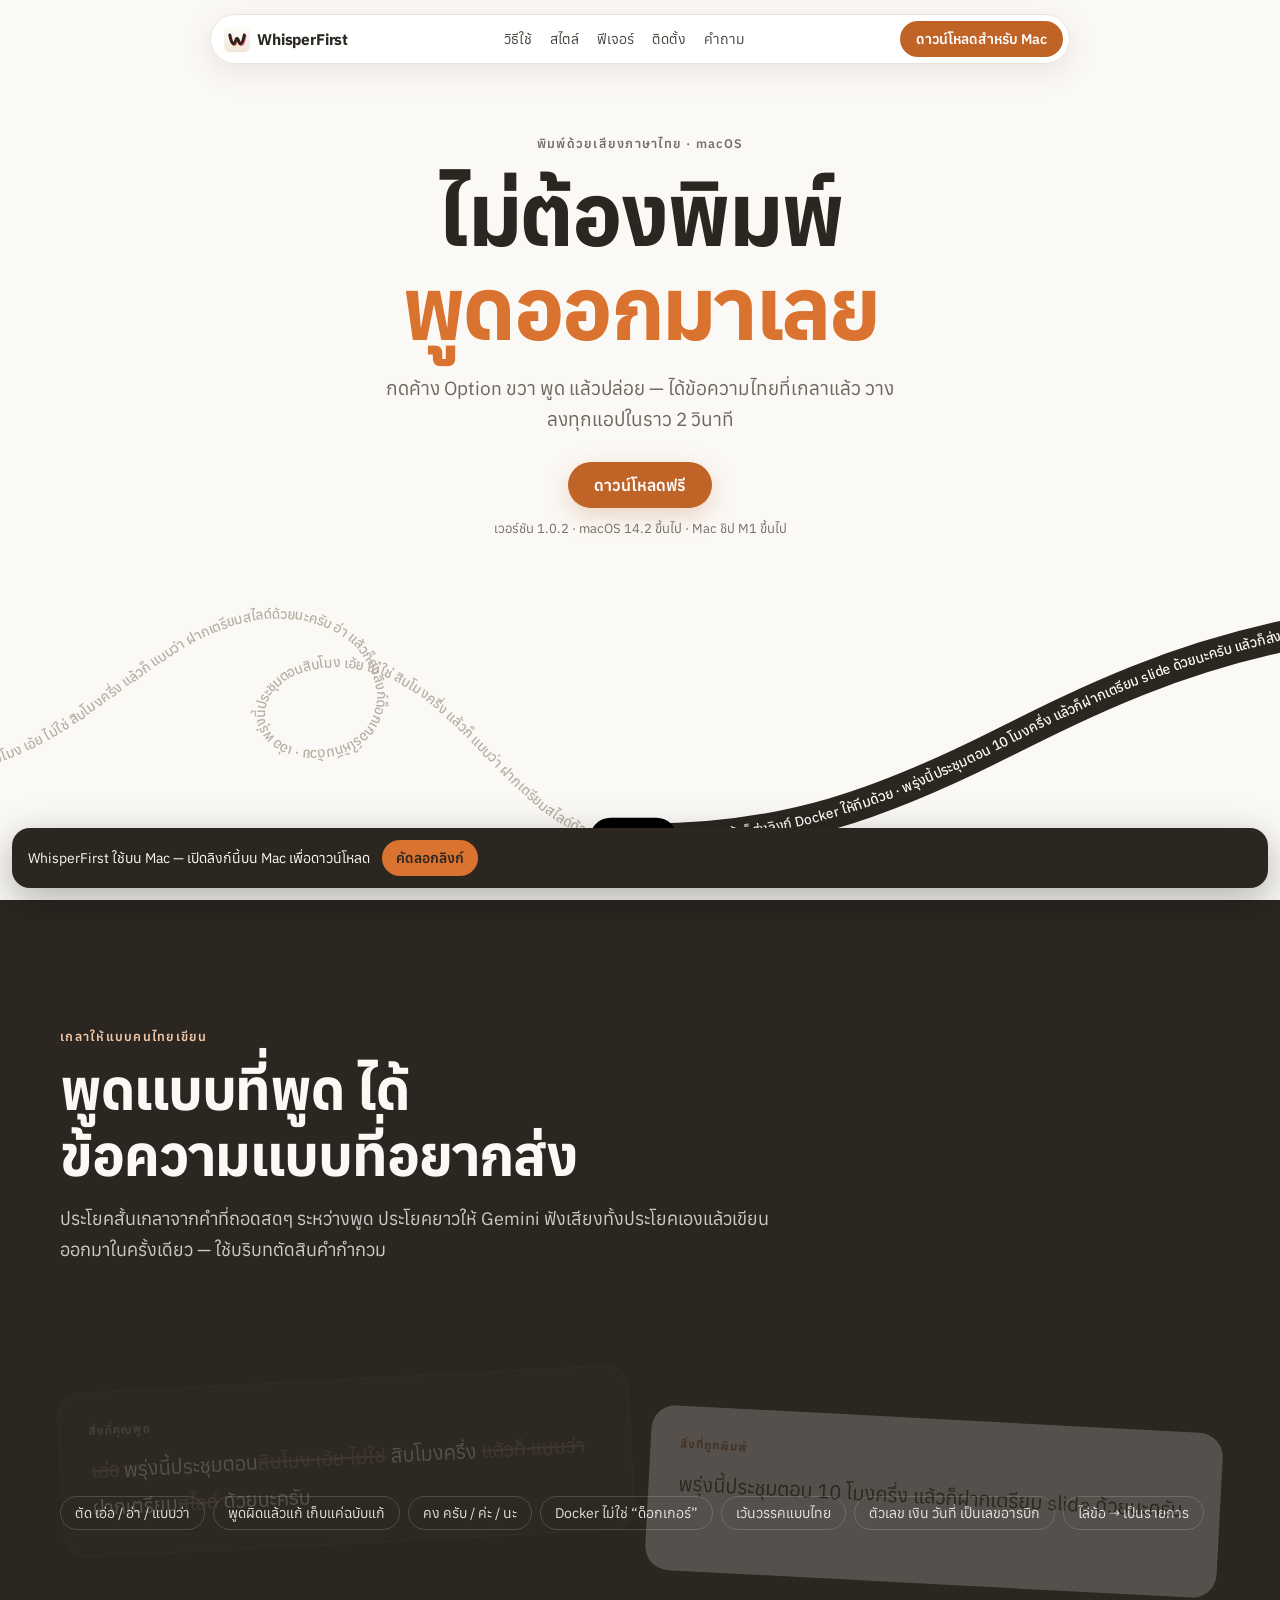
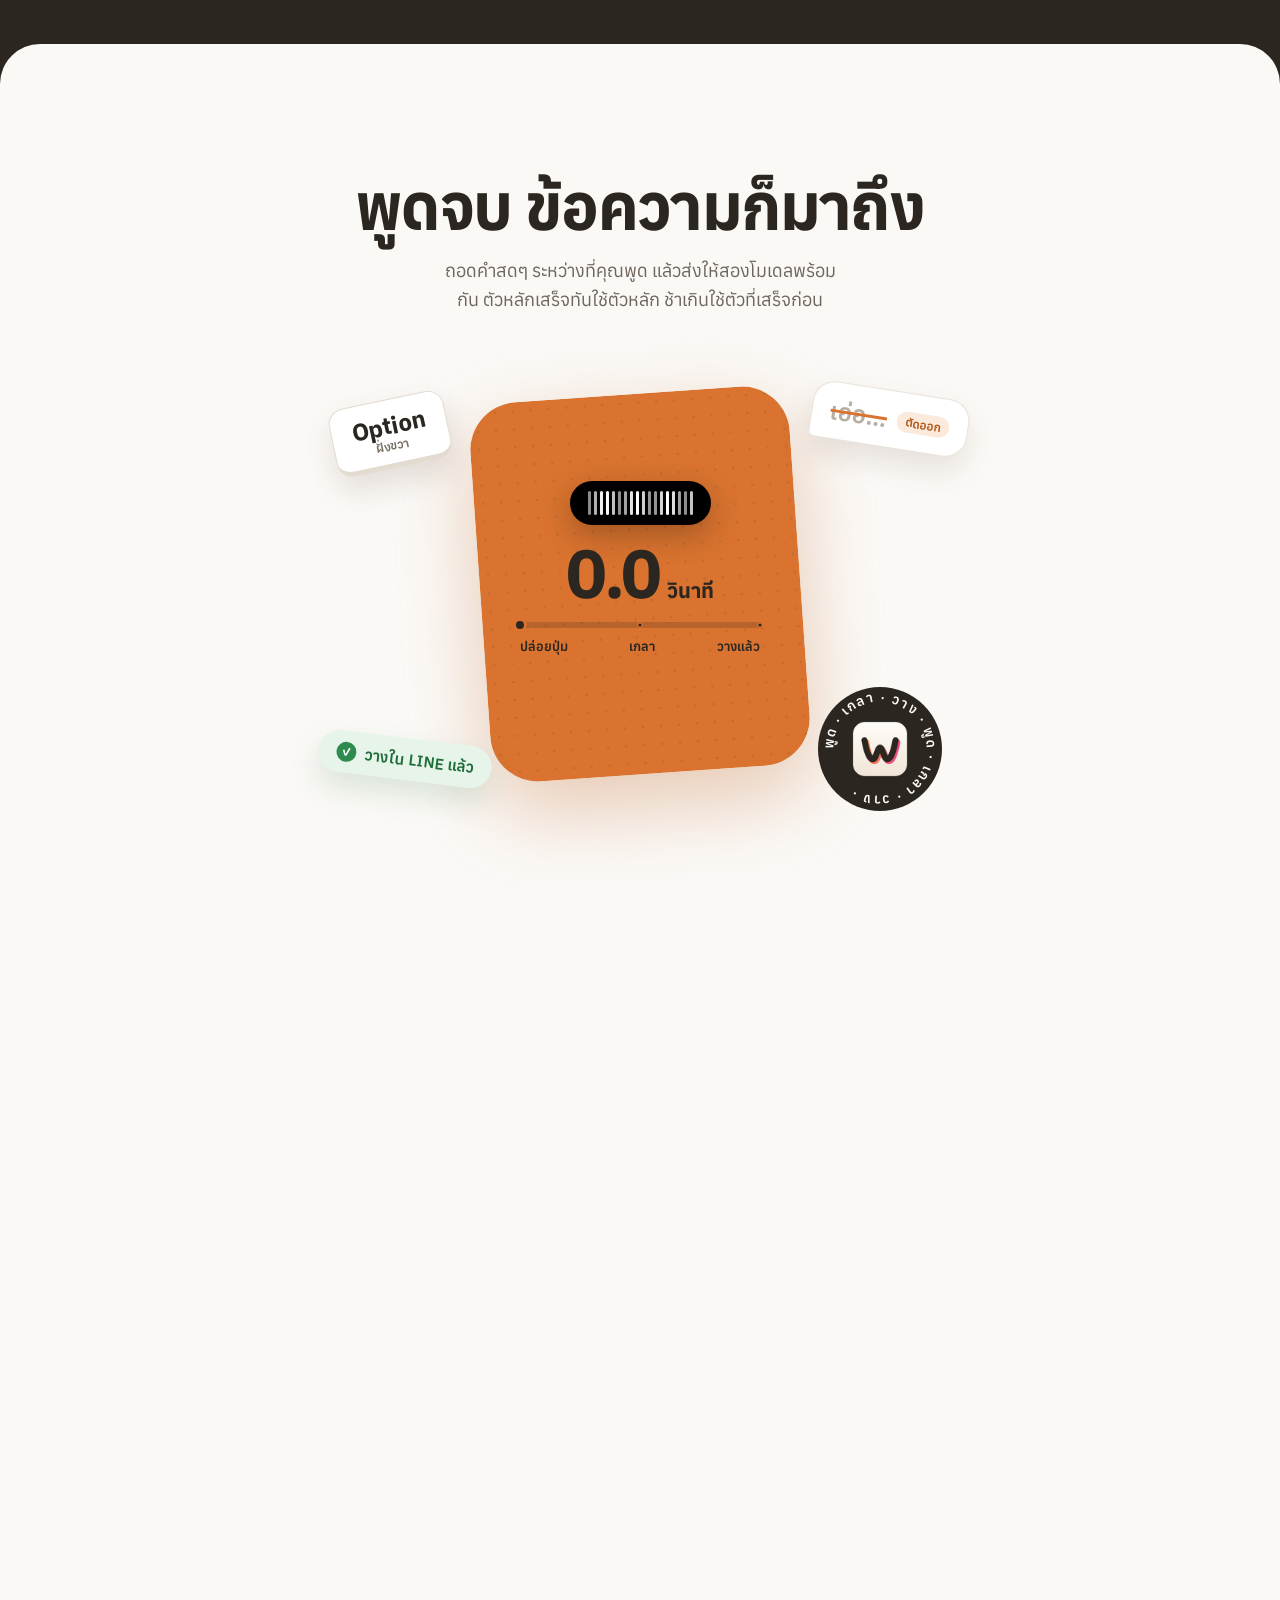
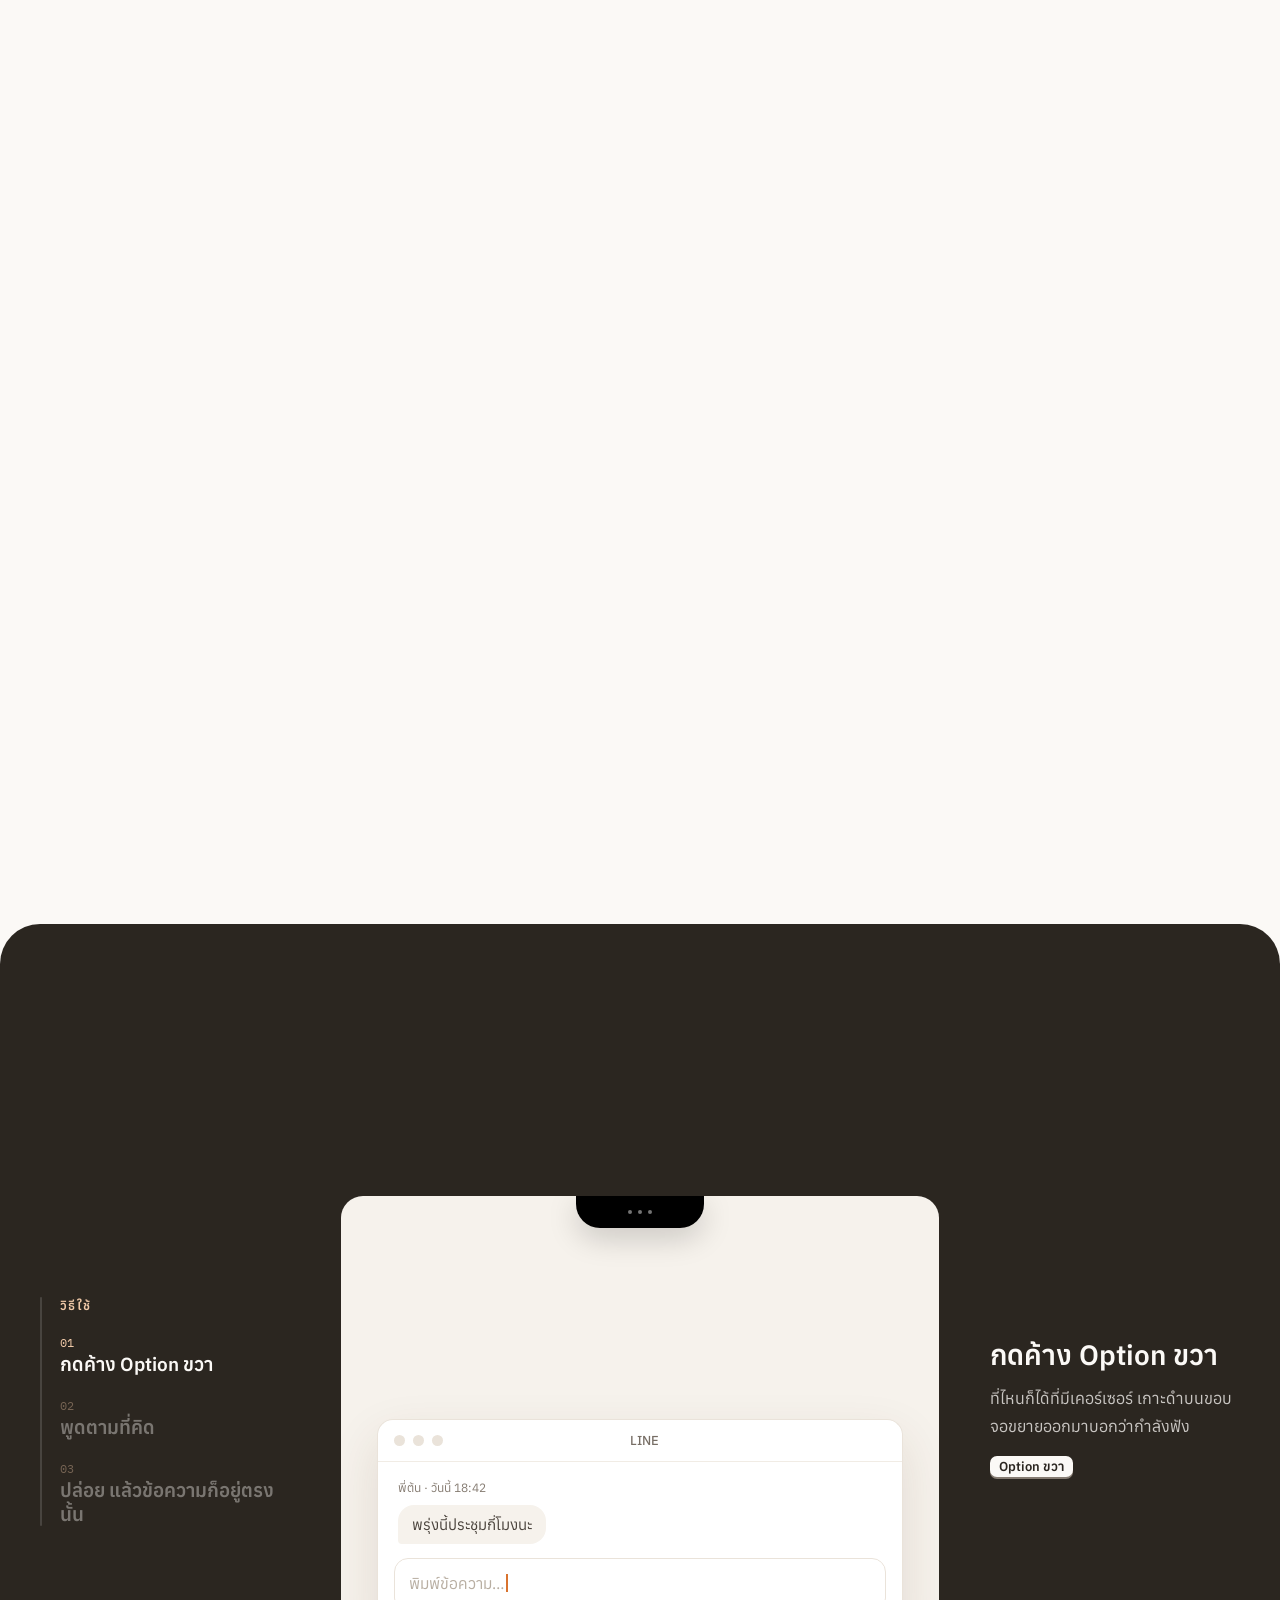
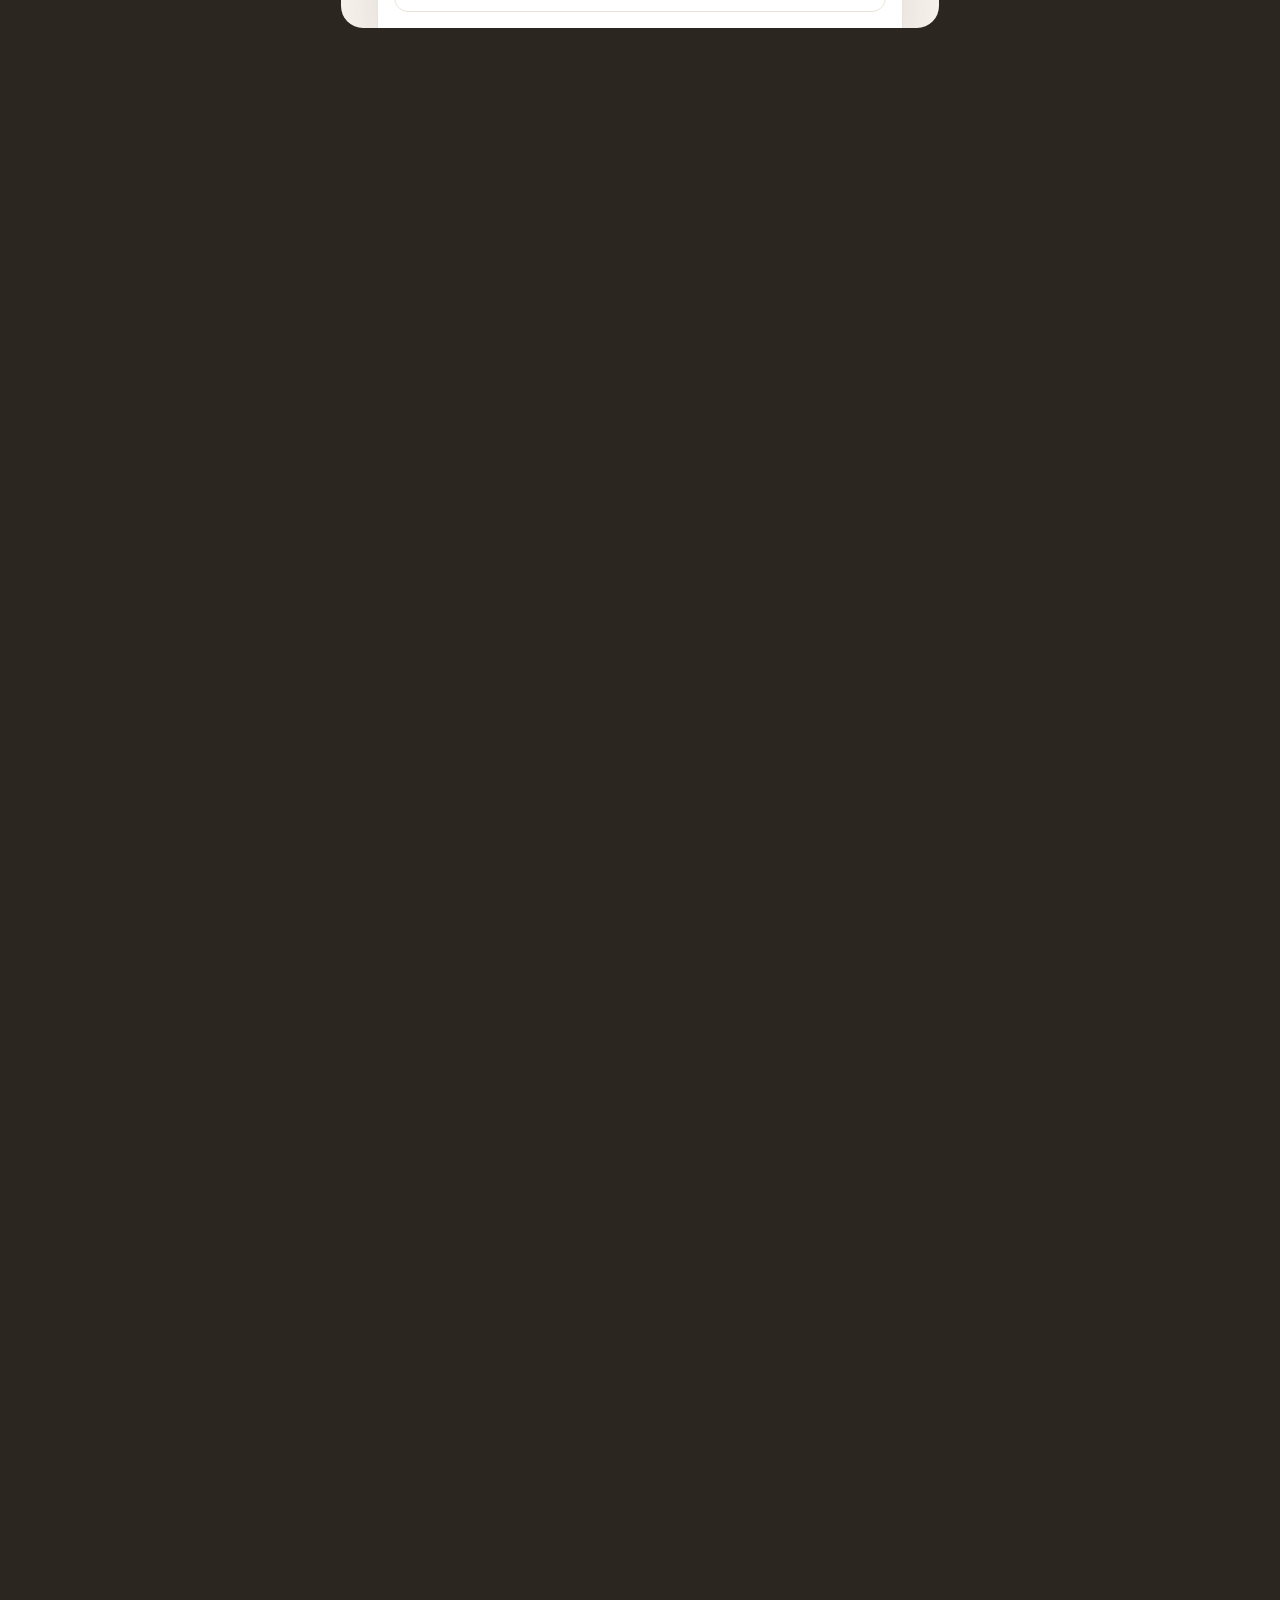
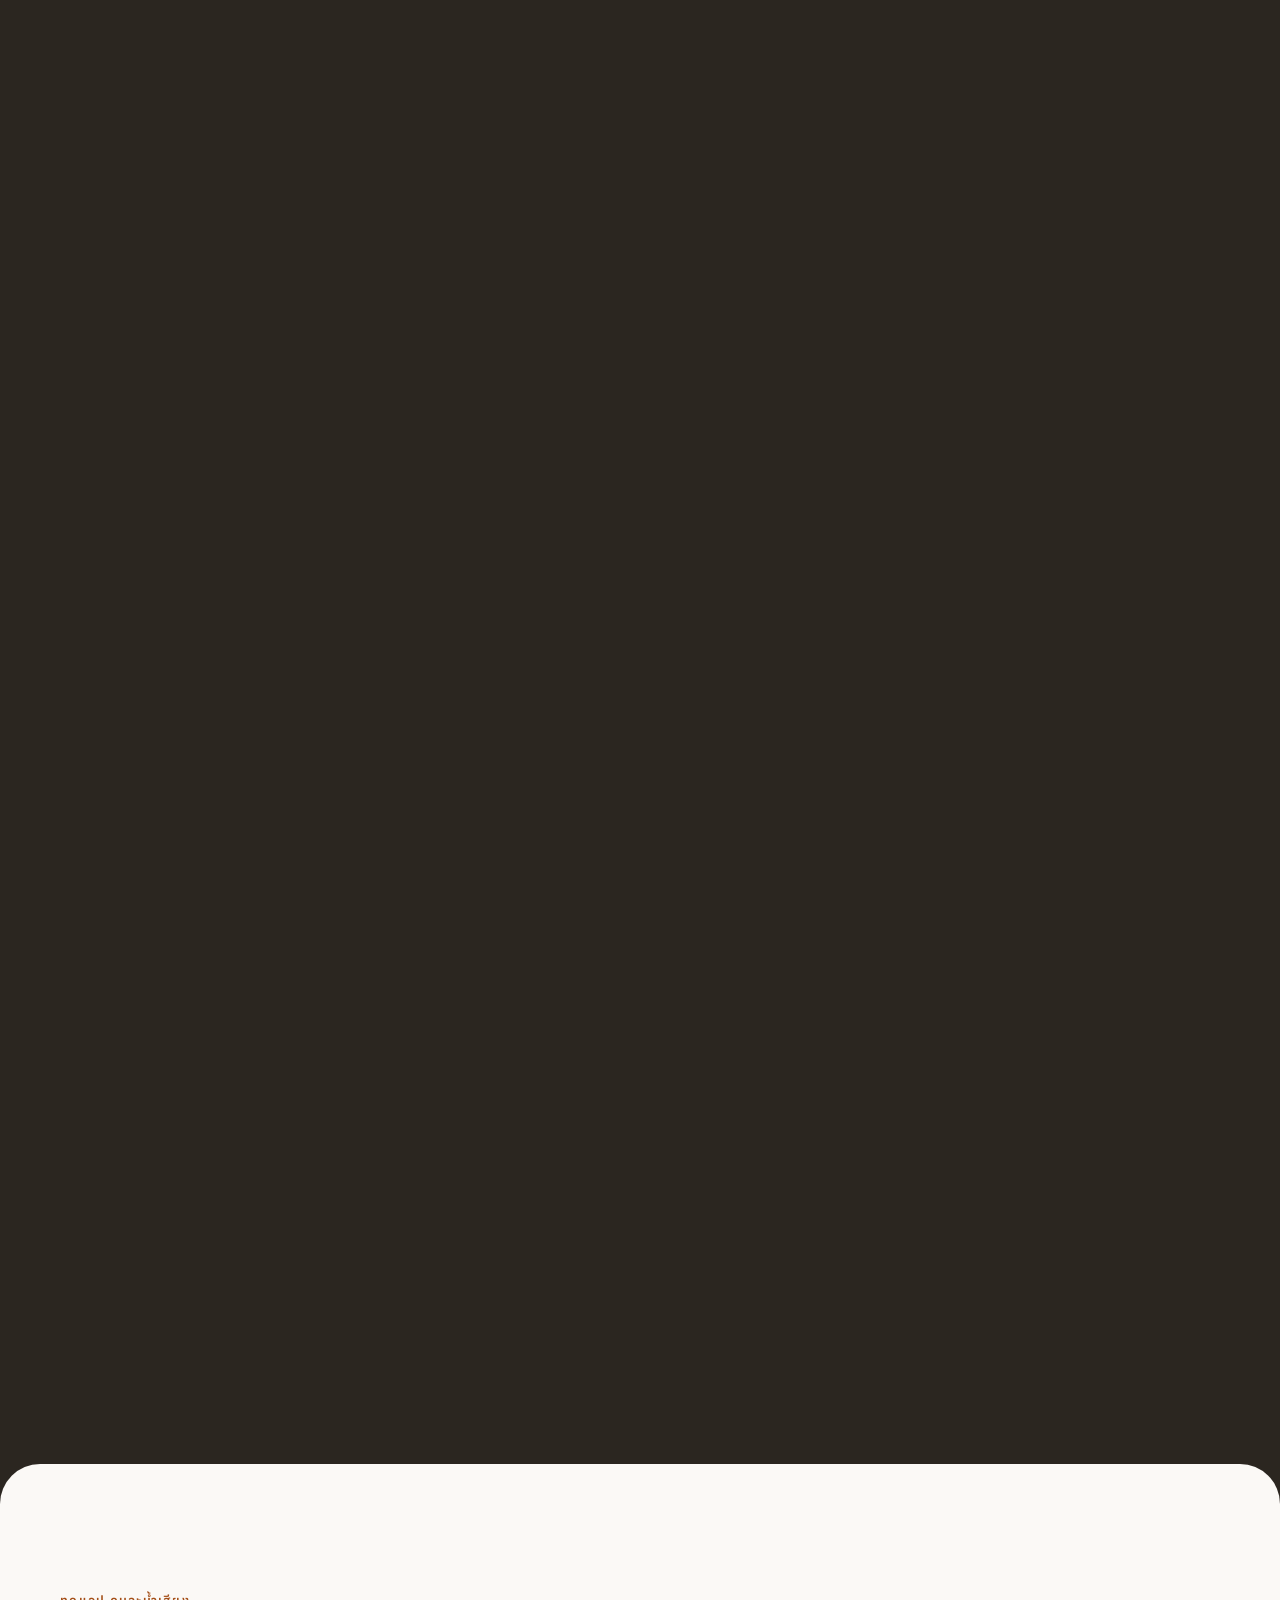
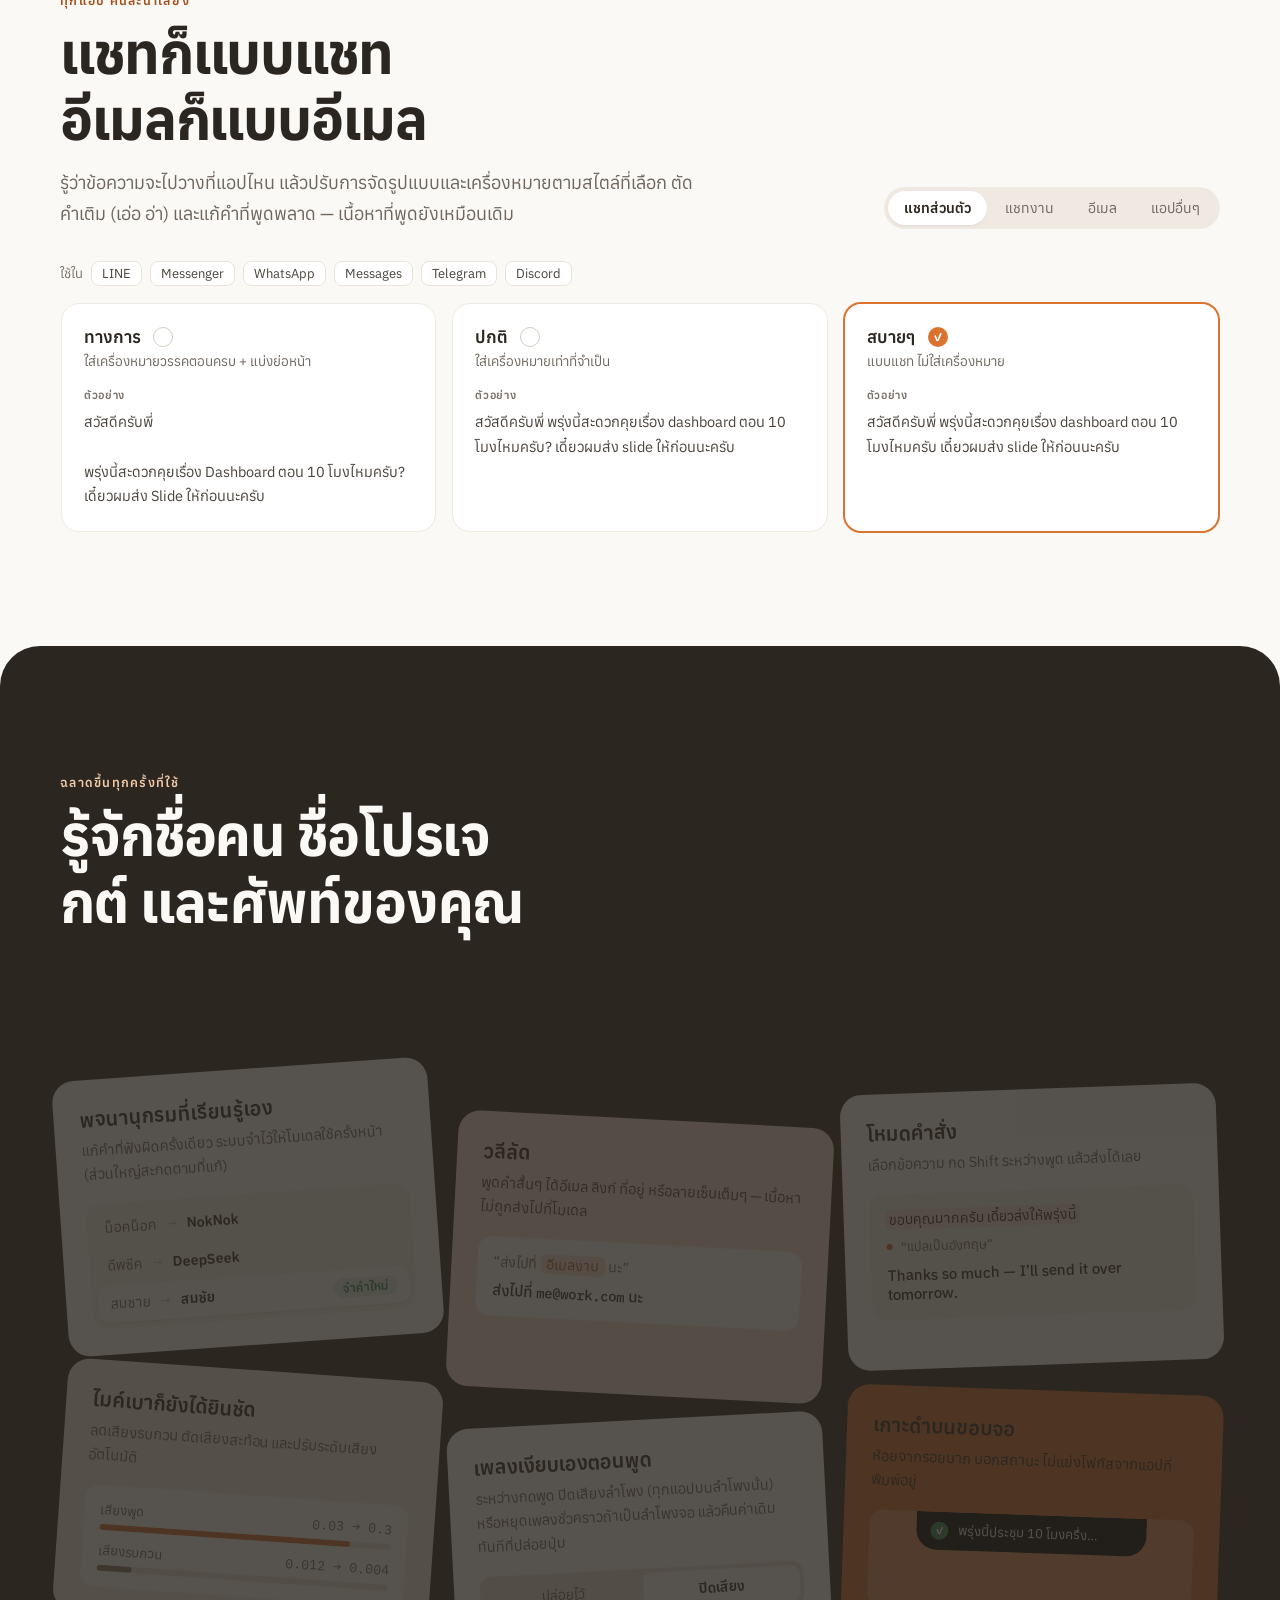
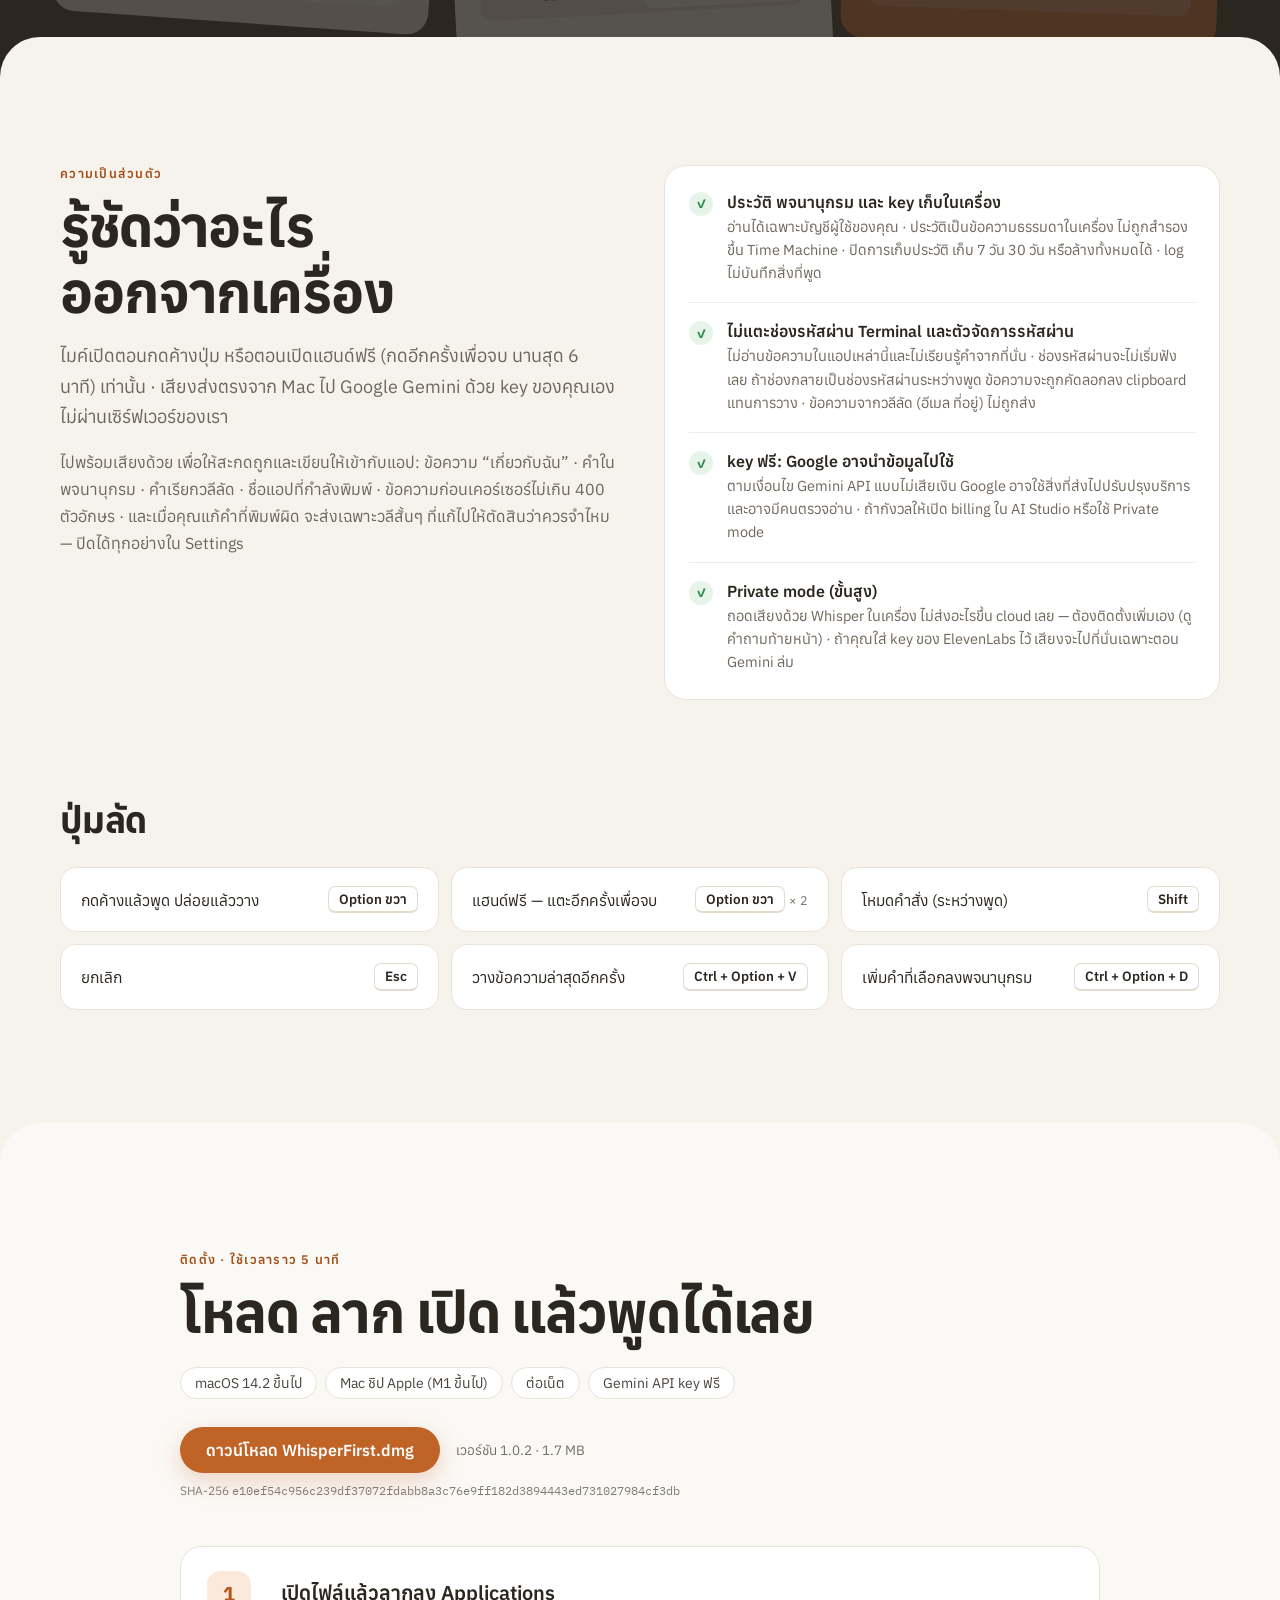
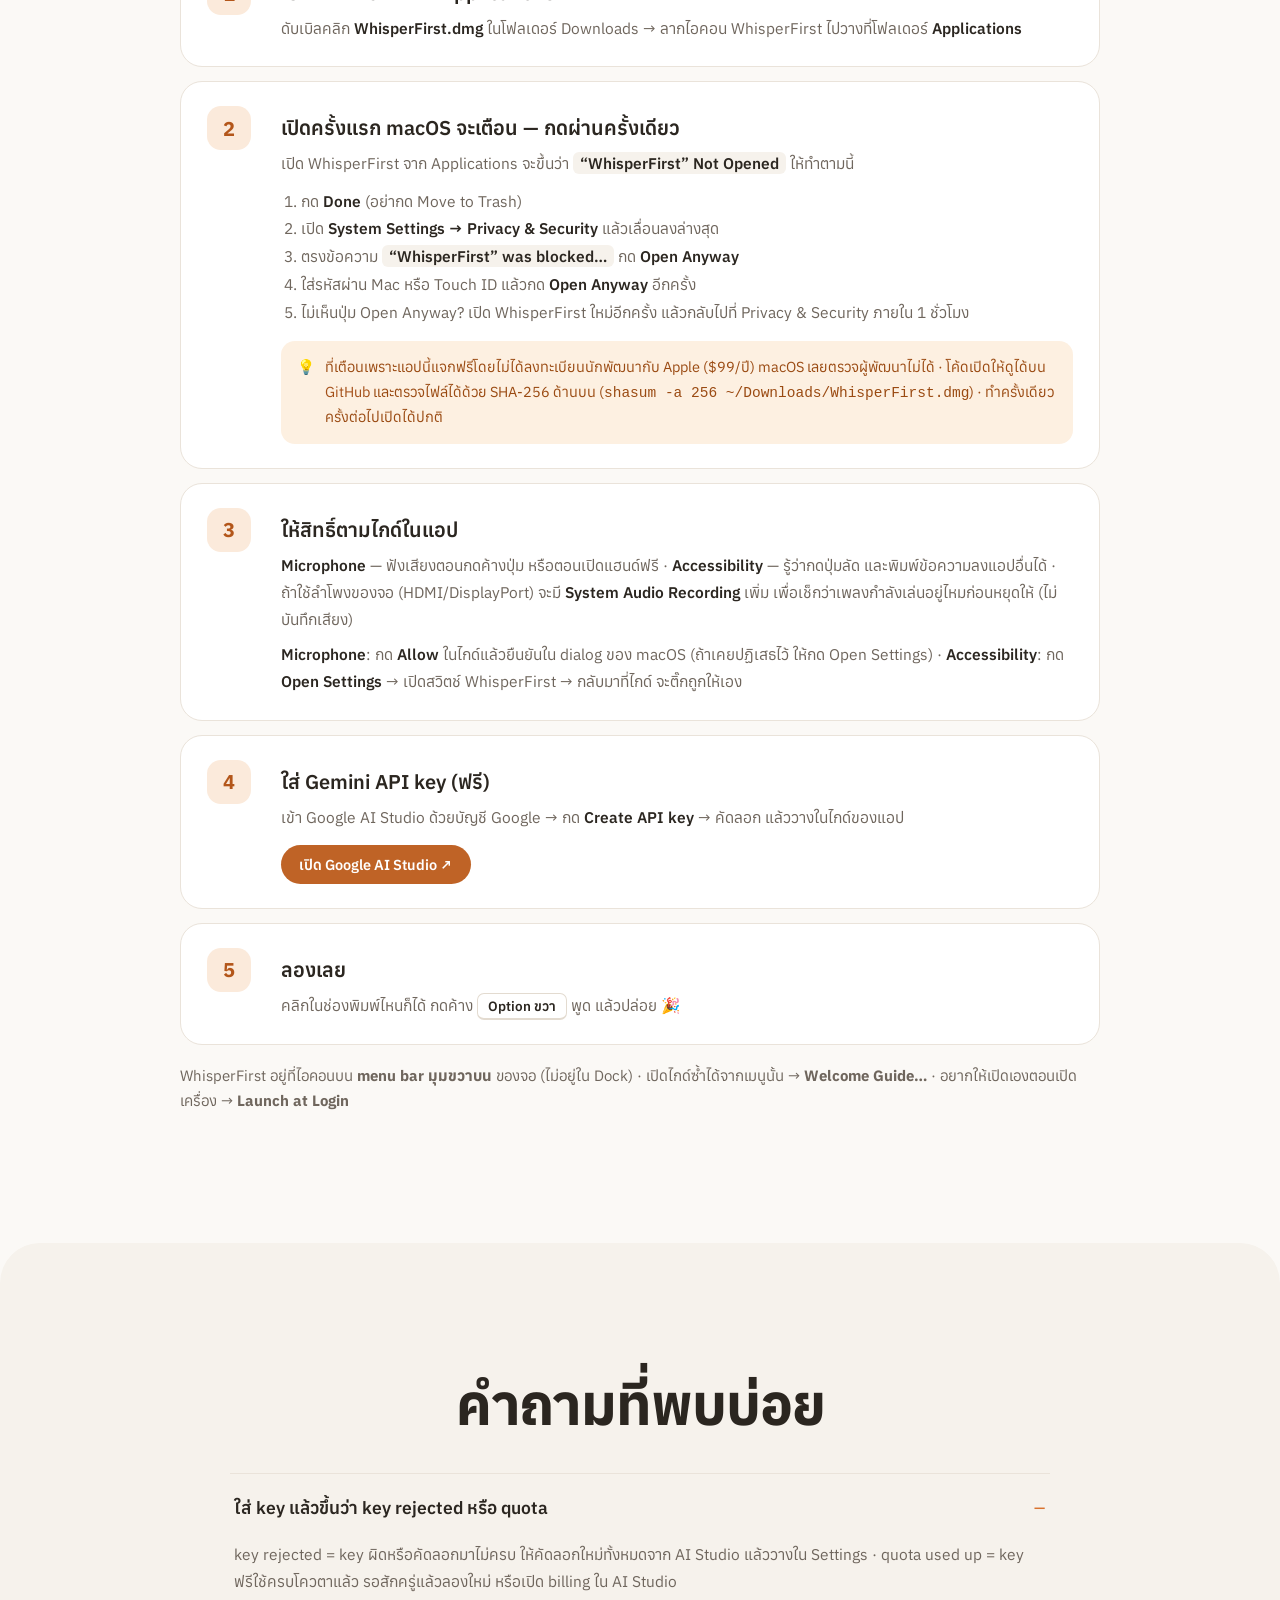
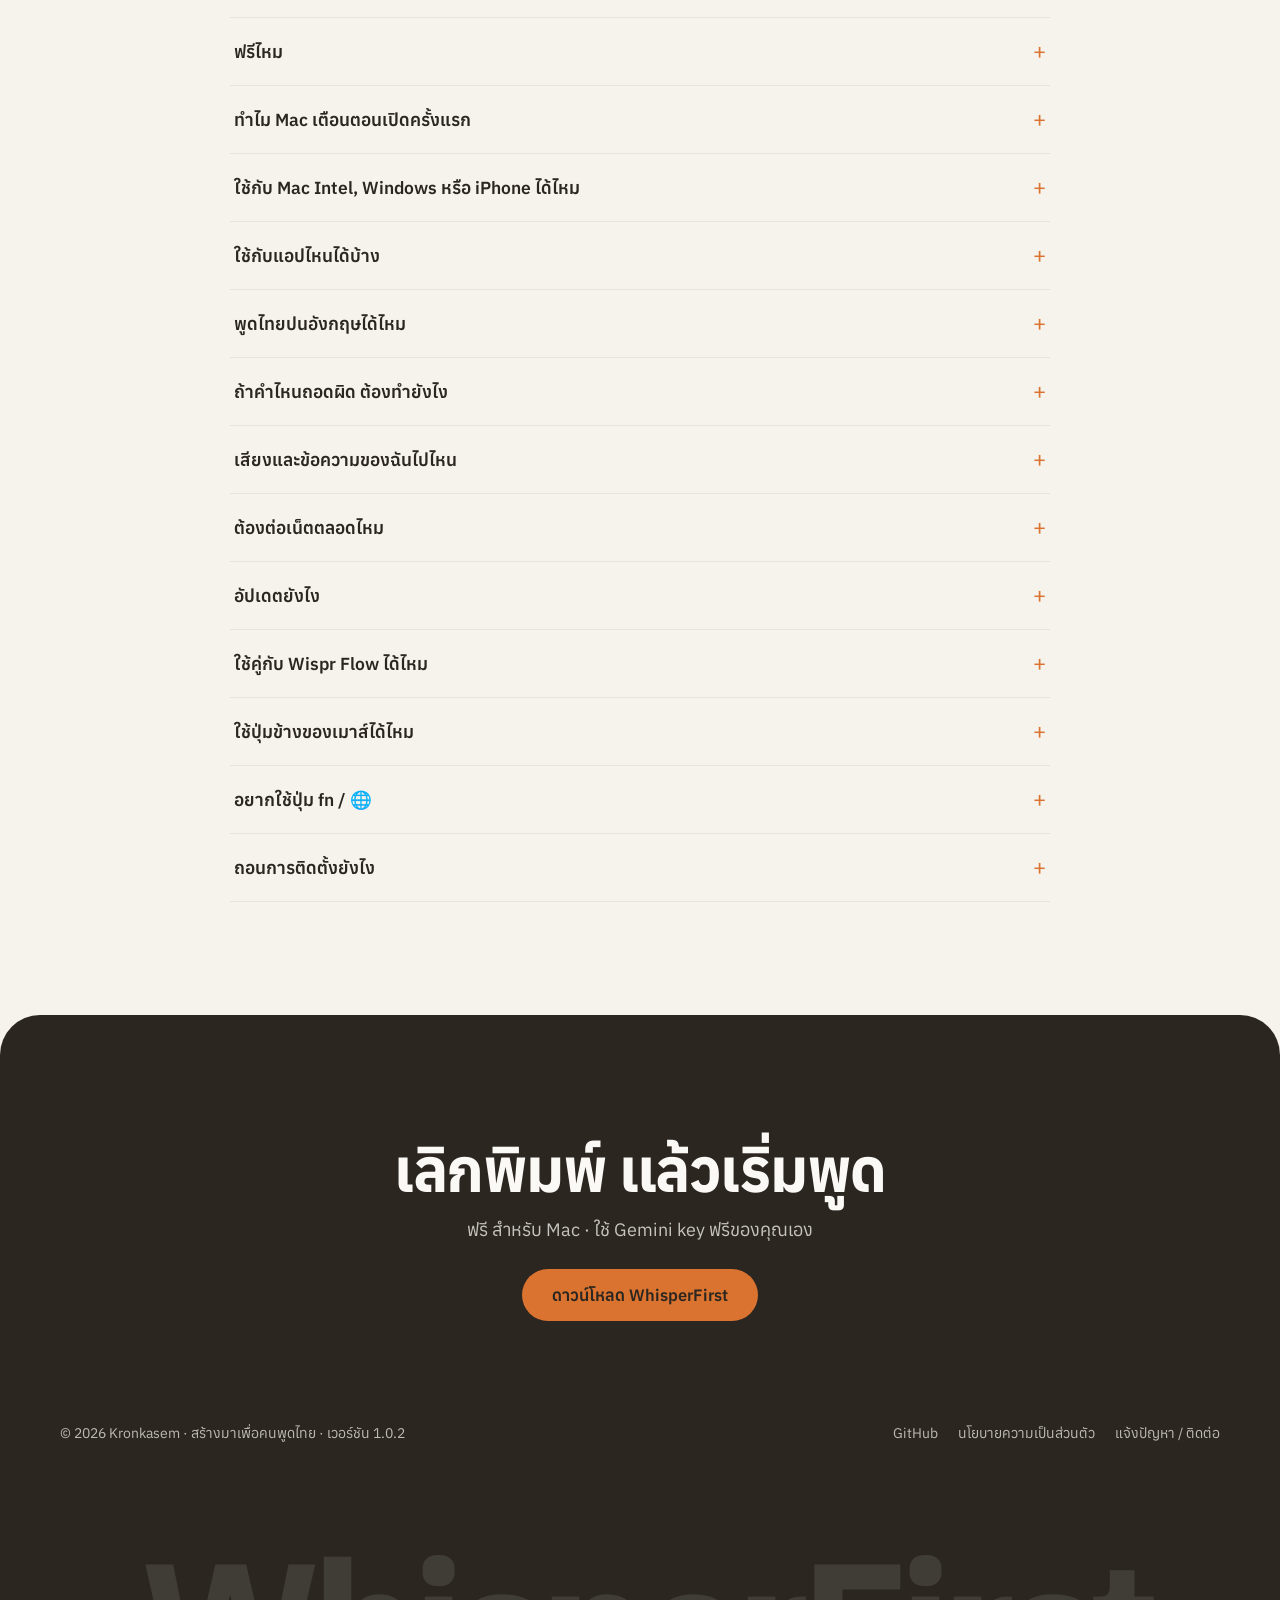
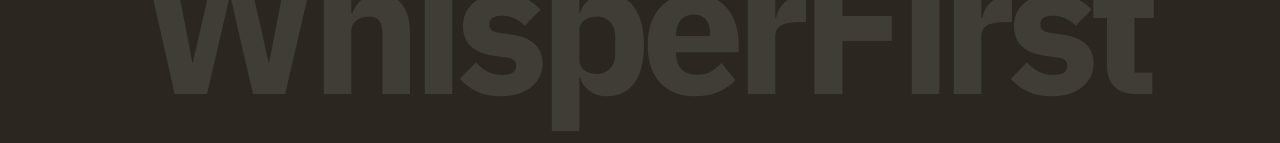
<file: docs/index.html>
<!doctype html>
<html lang="th">
<head>
<meta charset="utf-8">
<meta name="viewport" content="width=device-width, initial-scale=1">
<title>WhisperFirst — พิมพ์ด้วยเสียงภาษาไทยบน Mac</title>
<meta name="description" content="กดค้าง Option ขวา พูด แล้วปล่อย — ได้ข้อความไทยที่เกลาแล้ว วางลงทุกแอปบน Mac ในราว 2 วินาที ฟรี">
<meta property="og:type" content="website">
<meta property="og:title" content="WhisperFirst — ไม่ต้องพิมพ์ พูดออกมาเลย">
<meta property="og:description" content="พิมพ์ด้วยเสียงภาษาไทยบน Mac ใช้ได้ทุกแอป ไทยปนอังกฤษได้ ตัด เอ่อ อ่า ให้เอง · ฟรี">
<meta property="og:image" content="https://whisperfirst.kronkasem.com/assets/og.png">
<meta property="og:url" content="https://whisperfirst.kronkasem.com/">
<meta property="og:image:width" content="1200">
<meta property="og:image:height" content="630">
<meta property="og:image:alt" content="WhisperFirst — พิมพ์ด้วยเสียงภาษาไทยบน Mac">
<meta property="og:locale" content="th_TH">
<meta name="twitter:card" content="summary_large_image">
<meta name="twitter:title" content="WhisperFirst — ไม่ต้องพิมพ์ พูดออกมาเลย">
<meta name="twitter:description" content="พิมพ์ด้วยเสียงภาษาไทยบน Mac ใช้ได้ทุกแอป ไทยปนอังกฤษได้ ตัด เอ่อ อ่า ให้เอง · ฟรี">
<meta name="twitter:image" content="https://whisperfirst.kronkasem.com/assets/og.png">
<link rel="canonical" href="https://whisperfirst.kronkasem.com/">
<meta name="theme-color" content="#FBF9F6">
<link rel="icon" href="favicon.ico" sizes="any">
<link rel="icon" type="image/png" href="assets/icon-64.png">
<link rel="apple-touch-icon" href="assets/icon-180.png">
<link rel="preconnect" href="https://fonts.googleapis.com">
<link rel="preconnect" href="https://fonts.gstatic.com" crossorigin>
<link href="https://fonts.googleapis.com/css2?family=Anuphan:wght@400;500;600;700&family=IBM+Plex+Mono:wght@400;500&display=swap" rel="stylesheet">
<link rel="stylesheet" href="assets/style.css">
</head>
<body>
<a class="skip" href="#main">ข้ามไปเนื้อหา</a>

<nav aria-label="เมนูหลัก">
  <a href="#top" class="brand"><img src="assets/icon-64.png" width="32" height="32" alt=""><span>WhisperFirst</span></a>
  <div class="links">
    <a href="#how" class="opt">วิธีใช้</a>
    <a href="#styles" class="opt">สไตล์</a>
    <a href="#features" class="opt">ฟีเจอร์</a>
    <a href="#install">ติดตั้ง</a>
    <a href="#faq">คำถาม</a>
  </div>
  <a href="download/WhisperFirst.dmg" class="btn" data-dl>ดาวน์โหลดสำหรับ Mac</a>
</nav>

<div class="mobile-bar" role="status">
  <span>WhisperFirst ใช้บน Mac — เปิดลิงก์นี้บน Mac เพื่อดาวน์โหลด</span>
  <button type="button" data-copy>คัดลอกลิงก์</button>
</div>

<main id="main">
<div style="position:relative">
  <header id="top" class="hero">
    <div class="hero-inner">
      <div class="eyebrow">พิมพ์ด้วยเสียงภาษาไทย · macOS</div>
      <h1>ไม่ต้องพิมพ์<br><span>พูดออกมาเลย</span></h1>
      <p>กดค้าง Option ขวา พูด แล้วปล่อย — ได้ข้อความไทยที่เกลาแล้ว วางลงทุกแอปในราว 2 วินาที</p>
      <a href="download/WhisperFirst.dmg" class="btn" data-dl>ดาวน์โหลดฟรี</a>
      <div class="meta">เวอร์ชัน <span data-ver></span> · macOS 14.2 ขึ้นไป · Mac ชิป M1 ขึ้นไป</div>
    </div>
    <div class="ribbon-box" aria-hidden="true">
      <div class="ribbon" id="ribbon">
        <svg viewBox="0 0 1440 420">
          <defs>
            <path id="wfRaw" d="M -900 330 C -600 330, -220 290, -80 250 C 60 210, 150 60, 290 70 C 420 80, 440 230, 330 240 C 220 250, 230 120, 360 130 C 500 140, 560 330, 690 345"/>
            <path id="wfClean" d="M 730 345 C 900 345, 1020 300, 1160 230 C 1270 175, 1380 120, 1540 90 C 1800 41, 2100 20, 2400 15"/>
          </defs>
          <text fill="#B8AEA2"><textPath id="tpRaw" href="#wfRaw" dominant-baseline="middle"></textPath></text>
          <use href="#wfClean" fill="none" stroke="#2B2620" stroke-width="38" stroke-linecap="round"/>
          <text fill="#FBF9F6"><textPath id="tpClean" href="#wfClean" dominant-baseline="middle"></textPath></text>
          <g transform="translate(712 345)" id="ribbonIsland"><rect x="-54" y="-26" width="108" height="52" rx="26" fill="#000"/></g>
        </svg>
      </div>
    </div>
  </header>

  <section class="panel dark cover" id="cover">
    <div class="wrap">
      <div class="head">
        <div class="eyebrow">เกลาให้แบบคนไทยเขียน</div>
        <h2>พูดแบบที่พูด ได้ข้อความแบบที่อยากส่ง</h2>
        <p class="lead">ประโยคสั้นเกลาจากคำที่ถอดสดๆ ระหว่างพูด ประโยคยาวให้ Gemini ฟังเสียงทั้งประโยคเองแล้วเขียนออกมาในครั้งเดียว — ใช้บริบทตัดสินคำกำกวม</p>
      </div>
      <div class="ba">
        <div class="ba-card ba-said reveal" style="--travel:70px;--tilt:-3deg">
          <div class="label">สิ่งที่คุณพูด</div>
          <p><s>เอ่อ</s> พรุ่งนี้ประชุมตอน<s>สิบโมง เอ้ย ไม่ใช่</s> สิบโมงครึ่ง <s>แล้วก็ แบบว่า</s> ฝากเตรียม<s>สไลด์</s> ด้วยนะครับ</p>
        </div>
        <div class="ba-card ba-typed reveal" style="--travel:110px;--tilt:3deg">
          <div class="label">สิ่งที่ถูกพิมพ์</div>
          <p>พรุ่งนี้ประชุมตอน 10 โมงครึ่ง แล้วก็ฝากเตรียม slide ด้วยนะครับ</p>
        </div>
      </div>
      <div class="pills">
        <span>ตัด เอ่อ / อ่า / แบบว่า</span><span>พูดผิดแล้วแก้ เก็บแค่ฉบับแก้</span><span>คง ครับ / ค่ะ / นะ</span>
        <span>Docker ไม่ใช่ “ด็อกเกอร์”</span><span>เว้นวรรคแบบไทย</span><span>ตัวเลข เงิน วันที่ เป็นเลขอารบิก</span><span>ไล่ข้อ → เป็นรายการ</span>
      </div>
    </div>
  </section>
</div>

<section class="panel speed" id="speed" aria-label="ความเร็ว">
  <div class="speed-stage" id="speedStage">
    <div class="speed-head">
      <h2>พูดจบ ข้อความก็มาถึง</h2>
      <p>ถอดคำสดๆ ระหว่างที่คุณพูด แล้วส่งให้สองโมเดลพร้อมกัน ตัวหลักเสร็จทันใช้ตัวหลัก ช้าเกินใช้ตัวที่เสร็จก่อน</p>
    </div>

    <div class="sticker" style="--x:-250px;--y:-150px;--dx:-320px;--dy:-120px;--rot:-12deg;--dur:3.2s" aria-hidden="true"><div><div class="st-key"><b>Option</b><small>ฝั่งขวา</small></div></div></div>
    <div class="sticker" style="--x:250px;--y:-165px;--dx:320px;--dy:-140px;--rot:9deg;--dur:3.8s" aria-hidden="true"><div><div class="st-bubble"><s>เอ่อ…</s><span>ตัดออก</span></div></div></div>
    <div class="sticker" style="--x:-235px;--y:175px;--dx:-320px;--dy:150px;--rot:7deg;--dur:3.5s" aria-hidden="true"><div><div class="st-ok"><span class="dot-ok">✓</span>วางใน LINE แล้ว</div></div></div>
    <div class="sticker" style="--x:240px;--y:165px;--dx:320px;--dy:160px;--dur:4.2s" aria-hidden="true"><div>
      <div class="badge">
        <svg viewBox="0 0 128 128" width="128" height="128">
          <circle cx="64" cy="64" r="62" fill="#2B2620"/>
          <defs><path id="wfCircle" d="M 64,64 m -47,0 a 47,47 0 1,1 94,0 a 47,47 0 1,1 -94,0"/></defs>
          <text><textPath href="#wfCircle">พูด · เกลา · วาง · พูด · เกลา · วาง · </textPath></text>
        </svg>
        <img src="assets/icon-180.png" width="68" height="68" alt="">
      </div>
    </div></div>

    <div class="speed-card">
      <div class="speed-content">
        <div class="mini-island"><div class="bars" data-bars="18" data-h="26"></div></div>
        <div class="counter"><span id="counter">0.0</span><small>วินาที</small></div>
        <div class="timeline">
          <div class="track"><div class="fill"></div><i style="left:0"></i><i style="left:50%;transform:scale(calc(.4 + var(--k2,0) * .6))"></i><i style="left:100%;transform:scale(calc(.4 + var(--k3,0) * .6))"></i></div>
          <div class="tl-labels"><span>ปล่อยปุ่ม</span><span>เกลา</span><span>วางแล้ว</span></div>
        </div>
        <div class="speed-cap">ราวๆ นี้ จากปล่อยปุ่มจนข้อความถูกวาง</div>
        <div class="stats">
          <div><b>2 โมเดล</b><span>ยิงพร้อมกัน ไม่ต้องรอตัวที่ช้า</span></div>
          <div><b>~0.1 วิ</b><span>กดแล้วไมค์พร้อมอัด</span></div>
          <div><b>ทุกแอป</b><span>ทุกช่องที่พิมพ์ได้ ยกเว้นช่องรหัสผ่าน</span></div>
        </div>
      </div>
    </div>
  </div>
</section>

<section class="panel dark how" id="how" aria-labelledby="howHeading">
  <h2 class="sr-only" id="howHeading">วิธีใช้: กดค้าง Option ขวา พูด แล้วปล่อย</h2>
  <div class="how-stage" id="howStage">
    <div class="how-row">
      <div class="how-steps">
        <div class="rail"><div></div></div>
        <div style="display:flex;flex-direction:column;gap:22px">
          <div class="eyebrow">วิธีใช้</div>
          <ol id="howSteps"></ol>
        </div>
      </div>

      <div class="how-demo" aria-hidden="true">
        <div class="island" id="island" data-phase="idle">
          <div class="is-idle"><span></span><span></span><span></span></div>
          <div class="is-listening">
            <div class="top"><div class="app-tile">L</div><div class="bars" data-bars="26" data-h="24"></div><div class="timer" id="timer">0:00</div></div>
            <div class="live"><span id="liveStable"></span> <span class="tail" id="liveTail"></span></div>
          </div>
          <div class="is-thinking"><span class="shimmer">กำลังเกลาข้อความ…</span></div>
          <div class="is-done"><span class="dot-ok">✓</span><span>วางใน LINE แล้ว</span></div>
        </div>
        <div class="win">
          <div class="win-bar"><i></i><i></i><i></i><span>LINE</span></div>
          <div class="win-body"><small>พี่ต้น · วันนี้ 18:42</small><div class="bubble-in">พรุ่งนี้ประชุมกี่โมงนะ</div></div>
          <div class="input" id="howInput"><span id="howInputText">พิมพ์ข้อความ…</span><span class="caret"></span></div>
        </div>
      </div>

      <div class="how-now" aria-live="polite">
        <h3 id="howTitle">กดค้าง Option ขวา</h3>
        <p id="howDesc">ที่ไหนก็ได้ที่มีเคอร์เซอร์ เกาะดำบนขอบจอขยายออกมาบอกว่ากำลังฟัง</p>
        <span class="key" id="howKey">Option ขวา</span>
      </div>
    </div>
  </div>
</section>

<section class="panel light" id="styles" style="z-index:5">
  <div class="wrap">
    <div class="styles-top">
      <div class="head">
        <div class="eyebrow">ทุกแอป คนละน้ำเสียง</div>
        <h2>แชทก็แบบแชท อีเมลก็แบบอีเมล</h2>
        <p class="lead">รู้ว่าข้อความจะไปวางที่แอปไหน แล้วปรับการจัดรูปแบบและเครื่องหมายตามสไตล์ที่เลือก ตัดคำเติม (เอ่อ อ่า) และแก้คำที่พูดพลาด — เนื้อหาที่พูดยังเหมือนเดิม</p>
      </div>
      <div class="seg" id="catTabs" role="group" aria-label="ประเภทแอป"></div>
    </div>
    <div class="apps" id="catApps"></div>
    <div class="style-cards" id="styleCards" role="radiogroup" aria-label="สไตล์การเขียน"></div>
  </div>
</section>

<section class="panel dark features" id="features" style="z-index:6">
  <div class="wrap">
    <div class="head">
      <div class="eyebrow">ฉลาดขึ้นทุกครั้งที่ใช้</div>
      <h2>รู้จักชื่อคน ชื่อโปรเจกต์ และศัพท์ของคุณ</h2>
    </div>
    <div class="fgrid">
      <div class="fcard reveal" style="--travel:90px;--tilt:-4deg">
        <div><h3>พจนานุกรมที่เรียนรู้เอง</h3><p>แก้คำที่ฟังผิดครั้งเดียว ระบบจำไว้ให้โมเดลใช้ครั้งหน้า (ส่วนใหญ่สะกดตามที่แก้)</p></div>
        <div class="well dict">
          <div><span>น็อคน็อค</span><i>→</i><b>NokNok</b></div>
          <div><span>ดีพซีค</span><i>→</i><b>DeepSeek</b></div>
          <div class="new"><span>สมชาย</span><i>→</i><b>สมชัย</b><span class="chip-ok">จำคำใหม่</span></div>
        </div>
      </div>
      <div class="fcard reveal" style="--travel:140px;--tilt:3deg;background:var(--soft)">
        <div><h3>วลีลัด</h3><p style="color:var(--ink2)">พูดคำสั้นๆ ได้อีเมล ลิงก์ ที่อยู่ หรือลายเซ็นเต็มๆ — เนื้อหาไม่ถูกส่งไปที่โมเดล</p></div>
        <div class="well" style="background:#fff">
          <div style="font-size:14px;color:var(--muted)">“ส่งไปที่<span style="background:var(--soft);color:var(--softT);border-radius:6px;padding:1px 6px;margin:0 3px">อีเมลงาน</span>นะ”</div>
          <div style="font-size:15px;font-weight:500">ส่งไปที่ <span style="font-family:var(--mono);font-size:14px">me@work.com</span> นะ</div>
        </div>
      </div>
      <div class="fcard reveal" style="--travel:110px;--tilt:-2deg">
        <div><h3>โหมดคำสั่ง</h3><p>เลือกข้อความ กด Shift ระหว่างพูด แล้วสั่งได้เลย</p></div>
        <div class="well" style="background:#F8F5F1">
          <div style="font-size:14px"><span style="background:var(--soft);border-radius:4px;padding:1px 3px">ขอบคุณมากครับ เดี๋ยวส่งให้พรุ่งนี้</span></div>
          <div style="display:flex;align-items:center;gap:8px;font-size:13px;color:var(--muted2)"><span style="width:6px;height:6px;border-radius:50%;background:var(--accent)"></span>“แปลเป็นอังกฤษ”</div>
          <div style="font-size:15px;font-weight:500">Thanks so much — I’ll send it over tomorrow.</div>
        </div>
      </div>
      <div class="fcard reveal" style="--travel:100px;--tilt:4deg;background:var(--sand)">
        <div><h3>ไมค์เบาก็ยังได้ยินชัด</h3><p>ลดเสียงรบกวน ตัดเสียงสะท้อน และปรับระดับเสียงอัตโนมัติ</p></div>
        <div class="well" style="background:#fff;gap:12px">
          <div class="meter"><div><span>เสียงพูด</span><span>0.03 → 0.3</span></div><div class="m"><i style="width:86%;background:var(--accent)"></i></div></div>
          <div class="meter"><div><span>เสียงรบกวน</span><span>0.012 → 0.004</span></div><div class="m"><i style="width:12%;background:var(--faint)"></i></div></div>
        </div>
      </div>
      <div class="fcard reveal" style="--travel:150px;--tilt:-3deg">
        <div><h3>เพลงเงียบเองตอนพูด</h3><p>ระหว่างกดพูด ปิดเสียงลำโพง (ทุกแอปบนลำโพงนั้น) หรือหยุดเพลงชั่วคราวถ้าเป็นลำโพงจอ แล้วคืนค่าเดิมทันทีที่ปล่อยปุ่ม</p></div>
        <div class="seg-static"><span>ปล่อยไว้</span><span class="on">ปิดเสียง</span></div>
      </div>
      <div class="fcard reveal" style="--travel:120px;--tilt:2deg;background:var(--accent)">
        <div><h3>เกาะดำบนขอบจอ</h3><p style="color:var(--ink)">ห้อยจากรอยบาก บอกสถานะ ไม่แย่งโฟกัสจากแอปที่พิมพ์อยู่</p></div>
        <div style="background:rgba(255,255,255,.22);border-radius:14px;height:96px;position:relative;overflow:hidden">
          <div style="position:absolute;top:0;left:50%;transform:translateX(-50%);width:230px;max-width:90%;height:38px;background:#000;border-radius:0 0 20px 20px;display:flex;align-items:center;gap:10px;padding:0 14px;color:#fff">
            <span class="dot-ok" style="width:18px;height:18px;font-size:10px">✓</span>
            <span style="font-size:13px;white-space:nowrap;overflow:hidden;text-overflow:ellipsis">พรุ่งนี้ประชุม 10 โมงครึ่ง…</span>
          </div>
        </div>
      </div>
    </div>
  </div>
</section>

<section class="panel privacy" id="privacy" style="z-index:7">
  <div class="wrap two">
    <div>
      <div class="eyebrow" style="color:var(--accentH)">ความเป็นส่วนตัว</div>
      <h2>รู้ชัดว่าอะไรออกจากเครื่อง</h2>
      <p class="lead">ไมค์เปิดตอนกดค้างปุ่ม หรือตอนเปิดแฮนด์ฟรี (กดอีกครั้งเพื่อจบ นานสุด 6 นาที) เท่านั้น · เสียงส่งตรงจาก Mac ไป Google Gemini ด้วย key ของคุณเอง ไม่ผ่านเซิร์ฟเวอร์ของเรา</p>
      <p class="lead" style="font-size:16px">ไปพร้อมเสียงด้วย เพื่อให้สะกดถูกและเขียนให้เข้ากับแอป: ข้อความ “เกี่ยวกับฉัน” · คำในพจนานุกรม · คำเรียกวลีลัด · ชื่อแอปที่กำลังพิมพ์ · ข้อความก่อนเคอร์เซอร์ไม่เกิน 400 ตัวอักษร · และเมื่อคุณแก้คำที่พิมพ์ผิด จะส่งเฉพาะวลีสั้นๆ ที่แก้ไปให้ตัดสินว่าควรจำไหม — ปิดได้ทุกอย่างใน Settings</p>
    </div>
    <div class="list-card">
      <div><span class="check">✓</span><div><b>ประวัติ พจนานุกรม และ key เก็บในเครื่อง</b><p>อ่านได้เฉพาะบัญชีผู้ใช้ของคุณ · ประวัติเป็นข้อความธรรมดาในเครื่อง ไม่ถูกสำรองขึ้น Time Machine · ปิดการเก็บประวัติ เก็บ 7 วัน 30 วัน หรือล้างทั้งหมดได้ · log ไม่บันทึกสิ่งที่พูด</p></div></div>
      <div><span class="check">✓</span><div><b>ไม่แตะช่องรหัสผ่าน Terminal และตัวจัดการรหัสผ่าน</b><p>ไม่อ่านข้อความในแอปเหล่านี้และไม่เรียนรู้คำจากที่นั่น · ช่องรหัสผ่านจะไม่เริ่มฟังเลย ถ้าช่องกลายเป็นช่องรหัสผ่านระหว่างพูด ข้อความจะถูกคัดลอกลง clipboard แทนการวาง · ข้อความจากวลีลัด (อีเมล ที่อยู่) ไม่ถูกส่ง</p></div></div>
      <div><span class="check">✓</span><div><b>key ฟรี: Google อาจนำข้อมูลไปใช้</b><p>ตามเงื่อนไข Gemini API แบบไม่เสียเงิน Google อาจใช้สิ่งที่ส่งไปปรับปรุงบริการ และอาจมีคนตรวจอ่าน · ถ้ากังวลให้เปิด billing ใน AI Studio หรือใช้ Private mode</p></div></div>
      <div><span class="check">✓</span><div><b>Private mode (ขั้นสูง)</b><p>ถอดเสียงด้วย Whisper ในเครื่อง ไม่ส่งอะไรขึ้น cloud เลย — ต้องติดตั้งเพิ่มเอง (ดูคำถามท้ายหน้า) · ถ้าคุณใส่ key ของ ElevenLabs ไว้ เสียงจะไปที่นั่นเฉพาะตอน Gemini ล่ม</p></div></div>
    </div>
  </div>
  <div class="shortcuts">
    <h3>ปุ่มลัด</h3>
    <div class="sc-grid">
      <div><span>กดค้างแล้วพูด ปล่อยแล้ววาง</span><span class="kc">Option ขวา</span></div>
      <div><span>แฮนด์ฟรี — แตะอีกครั้งเพื่อจบ</span><em><span class="kc">Option ขวา</span>× 2</em></div>
      <div><span>โหมดคำสั่ง (ระหว่างพูด)</span><span class="kc">Shift</span></div>
      <div><span>ยกเลิก</span><span class="kc">Esc</span></div>
      <div><span>วางข้อความล่าสุดอีกครั้ง</span><span class="kc">Ctrl + Option + V</span></div>
      <div><span>เพิ่มคำที่เลือกลงพจนานุกรม</span><span class="kc">Ctrl + Option + D</span></div>
    </div>
  </div>
</section>

<section class="panel light install" id="install" style="z-index:8">
  <div class="wrap" style="max-width:920px">
    <div class="eyebrow">ติดตั้ง · ใช้เวลาราว 5 นาที</div>
    <h2>โหลด ลาก เปิด แล้วพูดได้เลย</h2>
    <div class="req"><span>macOS 14.2 ขึ้นไป</span><span>Mac ชิป Apple (M1 ขึ้นไป)</span><span>ต่อเน็ต</span><span>Gemini API key ฟรี</span></div>
    <div class="dl">
      <a class="btn" data-dl href="download/WhisperFirst.dmg">ดาวน์โหลด WhisperFirst.dmg</a>
      <small>เวอร์ชัน <span data-ver></span> · <span data-size></span></small>
    </div>
    <p class="sha">SHA-256 <code data-sha></code></p>

    <ol class="steps">
      <li><div>
        <h3>เปิดไฟล์แล้วลากลง Applications</h3>
        <p>ดับเบิลคลิก <b>WhisperFirst.dmg</b> ในโฟลเดอร์ Downloads → ลากไอคอน WhisperFirst ไปวางที่โฟลเดอร์ <b>Applications</b></p>
      </div></li>
      <li><div>
        <h3>เปิดครั้งแรก macOS จะเตือน — กดผ่านครั้งเดียว</h3>
        <p>เปิด WhisperFirst จาก Applications จะขึ้นว่า <span class="ui">“WhisperFirst” Not Opened</span> ให้ทำตามนี้</p>
        <ol>
          <li>กด <b>Done</b> (อย่ากด Move to Trash)</li>
          <li>เปิด <b>System Settings → Privacy &amp; Security</b> แล้วเลื่อนลงล่างสุด</li>
          <li>ตรงข้อความ <span class="ui">“WhisperFirst” was blocked…</span> กด <b>Open Anyway</b></li>
          <li>ใส่รหัสผ่าน Mac หรือ Touch ID แล้วกด <b>Open Anyway</b> อีกครั้ง</li>
          <li>ไม่เห็นปุ่ม Open Anyway? เปิด WhisperFirst ใหม่อีกครั้ง แล้วกลับไปที่ Privacy &amp; Security ภายใน 1 ชั่วโมง</li>
        </ol>
        <div class="note"><span aria-hidden="true">💡</span><span>ที่เตือนเพราะแอปนี้แจกฟรีโดยไม่ได้ลงทะเบียนนักพัฒนากับ Apple ($99/ปี) macOS เลยตรวจผู้พัฒนาไม่ได้ · โค้ดเปิดให้ดูได้บน <a href="https://github.com/Firstyjps/WhisperFirst">GitHub</a> และตรวจไฟล์ได้ด้วย SHA-256 ด้านบน (<code>shasum -a 256 ~/Downloads/WhisperFirst.dmg</code>) · ทำครั้งเดียว ครั้งต่อไปเปิดได้ปกติ</span></div>
      </div></li>
      <li><div>
        <h3>ให้สิทธิ์ตามไกด์ในแอป</h3>
        <p><b>Microphone</b> — ฟังเสียงตอนกดค้างปุ่ม หรือตอนเปิดแฮนด์ฟรี · <b>Accessibility</b> — รู้ว่ากดปุ่มลัด และพิมพ์ข้อความลงแอปอื่นได้ · ถ้าใช้ลำโพงของจอ (HDMI/DisplayPort) จะมี <b>System Audio Recording</b> เพิ่ม เพื่อเช็กว่าเพลงกำลังเล่นอยู่ไหมก่อนหยุดให้ (ไม่บันทึกเสียง)</p>
        <p><b>Microphone</b>: กด <b>Allow</b> ในไกด์แล้วยืนยันใน dialog ของ macOS (ถ้าเคยปฏิเสธไว้ ให้กด Open Settings) · <b>Accessibility</b>: กด <b>Open Settings</b> → เปิดสวิตช์ WhisperFirst → กลับมาที่ไกด์ จะติ๊กถูกให้เอง</p>
      </div></li>
      <li><div>
        <h3>ใส่ Gemini API key (ฟรี)</h3>
        <p>เข้า Google AI Studio ด้วยบัญชี Google → กด <b>Create API key</b> → คัดลอก แล้ววางในไกด์ของแอป</p>
        <a class="btn" href="https://aistudio.google.com/apikey" target="_blank" rel="noopener">เปิด Google AI Studio <span aria-hidden="true">↗</span><span class="sr-only">(เปิดในแท็บใหม่)</span></a>
      </div></li>
      <li><div>
        <h3>ลองเลย</h3>
        <p>คลิกในช่องพิมพ์ไหนก็ได้ กดค้าง <span class="kc">Option ขวา</span> พูด แล้วปล่อย 🎉</p>
      </div></li>
    </ol>
    <p class="after">WhisperFirst อยู่ที่ไอคอนบน <b>menu bar มุมขวาบน</b> ของจอ (ไม่อยู่ใน Dock) · เปิดไกด์ซ้ำได้จากเมนูนั้น → <b>Welcome Guide…</b> · อยากให้เปิดเองตอนเปิดเครื่อง → <b>Launch at Login</b></p>
  </div>
</section>

<section class="panel light faq" id="faq" style="z-index:9;background:var(--sand)">
  <div class="wrap">
    <h2>คำถามที่พบบ่อย</h2>
    <div class="faq-list" id="faqList"></div>
  </div>
</section>
</main>

<footer class="panel dark" style="z-index:10">
  <div class="foot-cta">
    <h2>เลิกพิมพ์ แล้วเริ่มพูด</h2>
    <p>ฟรี สำหรับ Mac · ใช้ Gemini key ฟรีของคุณเอง</p>
    <a href="download/WhisperFirst.dmg" class="btn" data-dl>ดาวน์โหลด WhisperFirst</a>
  </div>
  <div class="foot-links">
    <span>© 2026 Kronkasem · สร้างมาเพื่อคนพูดไทย · เวอร์ชัน <span data-ver></span></span>
    <div>
      <a href="https://github.com/Firstyjps/WhisperFirst">GitHub</a>
      <a href="privacy.html">นโยบายความเป็นส่วนตัว</a>
      <a href="https://github.com/Firstyjps/WhisperFirst/issues">แจ้งปัญหา / ติดต่อ</a>
    </div>
  </div>
  <div class="wordmark reveal" data-span=".22" aria-hidden="true">WhisperFirst</div>
</footer>

<script src="assets/main.js"></script>
</body>
</html>
</file>
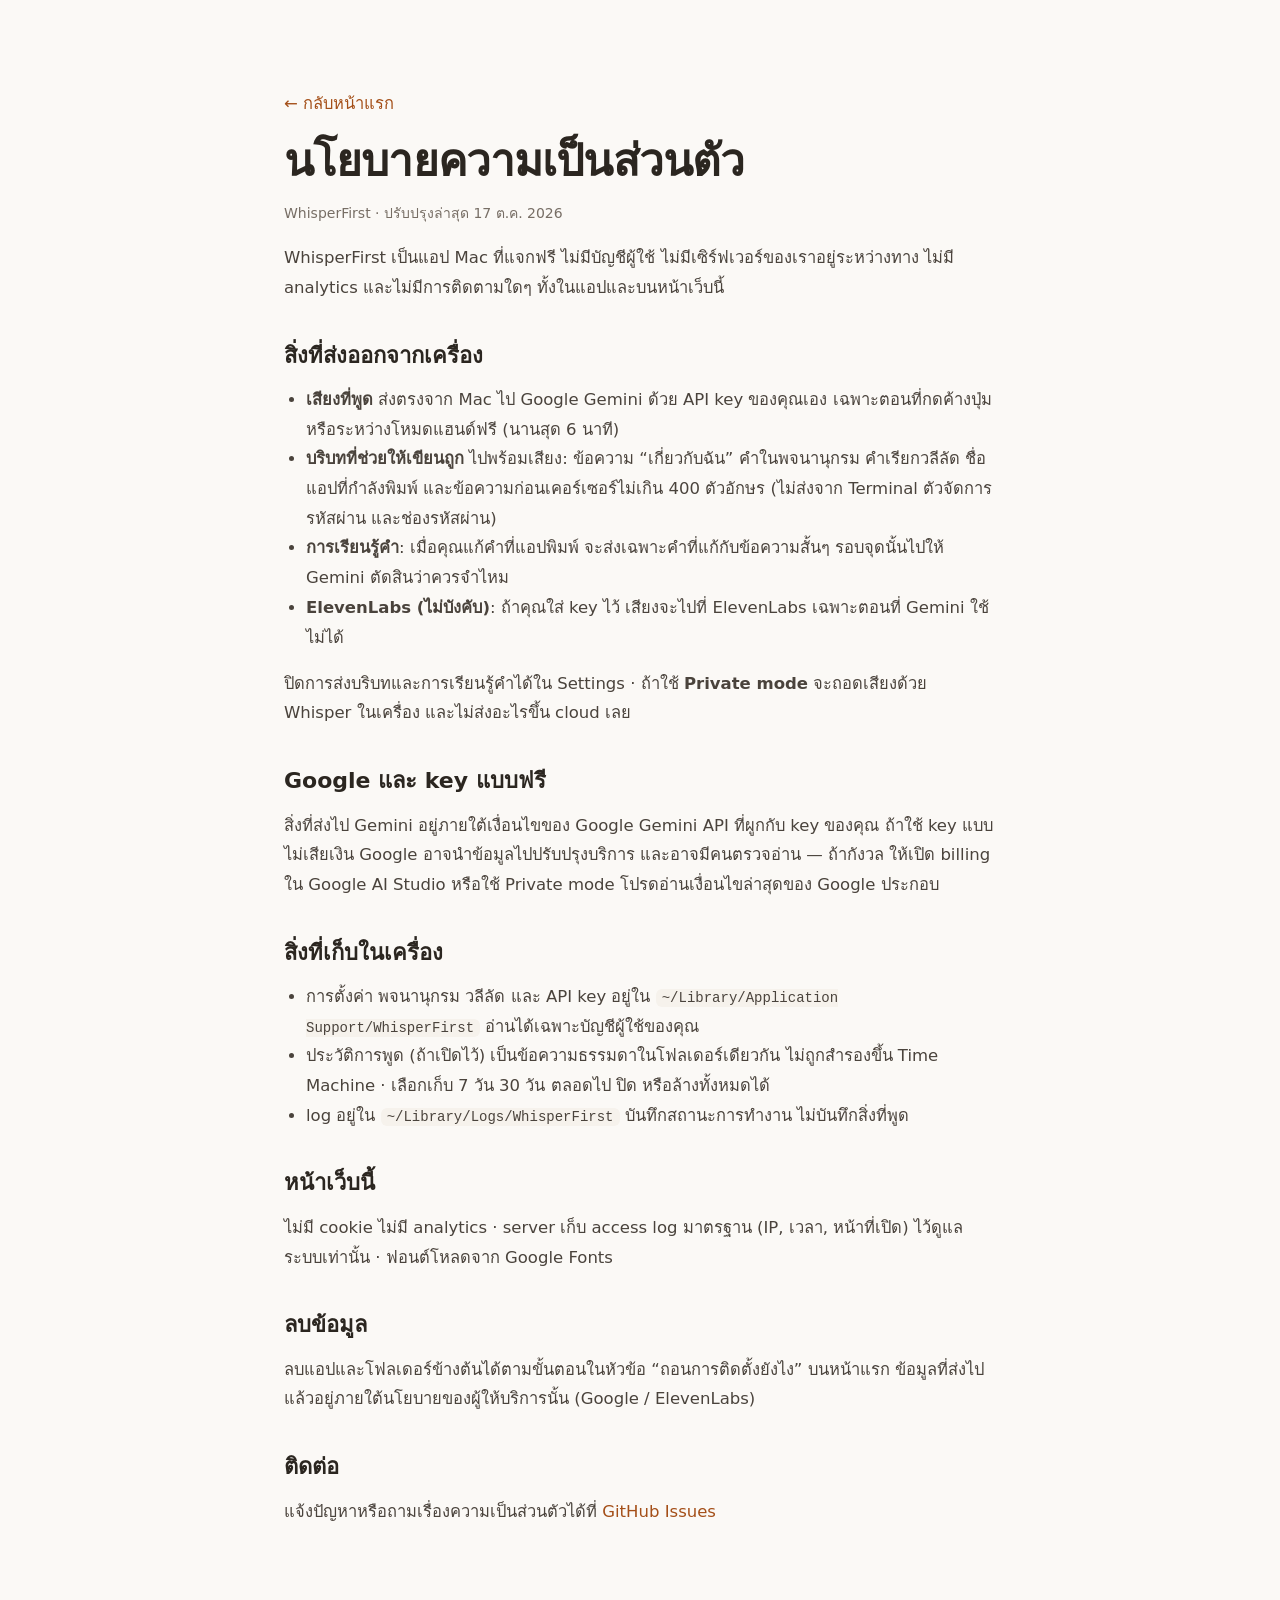
<file: docs/privacy.html>
<!doctype html>
<html lang="th">
<head>
<meta charset="utf-8">
<meta name="viewport" content="width=device-width, initial-scale=1">
<title>นโยบายความเป็นส่วนตัว — WhisperFirst</title>
<meta name="description" content="WhisperFirst เก็บอะไร ส่งอะไรไปที่ไหน และควบคุมได้อย่างไร">
<link rel="canonical" href="https://whisperfirst.kronkasem.com/privacy.html">
<link rel="icon" href="favicon.ico" sizes="any">
<link rel="stylesheet" href="assets/style.css">
<style>
  body{background:var(--cream)}
  .doc{max-width:760px;margin:0 auto;padding:72px 24px 96px;color:var(--ink);font-size:16.5px;line-height:1.8}
  .doc h1{font-size:clamp(30px,5vw,44px);line-height:1.2;margin:0 0 6px;letter-spacing:-.02em}
  .doc h2{font-size:22px;margin:40px 0 0;letter-spacing:0}
  .doc p,.doc li{color:var(--ink2)}
  .doc ul{padding-left:22px}
  .doc .meta{color:var(--muted2);font-size:14px}
  .doc code{font-family:var(--mono);font-size:14px;background:var(--sand);border-radius:6px;padding:1px 6px}
</style>
</head>
<body>
<main class="doc">
  <p><a href="./">← กลับหน้าแรก</a></p>
  <h1>นโยบายความเป็นส่วนตัว</h1>
  <p class="meta">WhisperFirst · ปรับปรุงล่าสุด 17 ต.ค. 2026</p>

  <p>WhisperFirst เป็นแอป Mac ที่แจกฟรี ไม่มีบัญชีผู้ใช้ ไม่มีเซิร์ฟเวอร์ของเราอยู่ระหว่างทาง ไม่มี analytics และไม่มีการติดตามใดๆ ทั้งในแอปและบนหน้าเว็บนี้</p>

  <h2>สิ่งที่ส่งออกจากเครื่อง</h2>
  <ul>
    <li><b>เสียงที่พูด</b> ส่งตรงจาก Mac ไป Google Gemini ด้วย API key ของคุณเอง เฉพาะตอนที่กดค้างปุ่ม หรือระหว่างโหมดแฮนด์ฟรี (นานสุด 6 นาที)</li>
    <li><b>บริบทที่ช่วยให้เขียนถูก</b> ไปพร้อมเสียง: ข้อความ “เกี่ยวกับฉัน” คำในพจนานุกรม คำเรียกวลีลัด ชื่อแอปที่กำลังพิมพ์ และข้อความก่อนเคอร์เซอร์ไม่เกิน 400 ตัวอักษร (ไม่ส่งจาก Terminal ตัวจัดการรหัสผ่าน และช่องรหัสผ่าน)</li>
    <li><b>การเรียนรู้คำ</b>: เมื่อคุณแก้คำที่แอปพิมพ์ จะส่งเฉพาะคำที่แก้กับข้อความสั้นๆ รอบจุดนั้นไปให้ Gemini ตัดสินว่าควรจำไหม</li>
    <li><b>ElevenLabs (ไม่บังคับ)</b>: ถ้าคุณใส่ key ไว้ เสียงจะไปที่ ElevenLabs เฉพาะตอนที่ Gemini ใช้ไม่ได้</li>
  </ul>
  <p>ปิดการส่งบริบทและการเรียนรู้คำได้ใน Settings · ถ้าใช้ <b>Private mode</b> จะถอดเสียงด้วย Whisper ในเครื่อง และไม่ส่งอะไรขึ้น cloud เลย</p>

  <h2>Google และ key แบบฟรี</h2>
  <p>สิ่งที่ส่งไป Gemini อยู่ภายใต้เงื่อนไขของ Google Gemini API ที่ผูกกับ key ของคุณ ถ้าใช้ key แบบไม่เสียเงิน Google อาจนำข้อมูลไปปรับปรุงบริการ และอาจมีคนตรวจอ่าน — ถ้ากังวล ให้เปิด billing ใน Google AI Studio หรือใช้ Private mode โปรดอ่านเงื่อนไขล่าสุดของ Google ประกอบ</p>

  <h2>สิ่งที่เก็บในเครื่อง</h2>
  <ul>
    <li>การตั้งค่า พจนานุกรม วลีลัด และ API key อยู่ใน <code>~/Library/Application Support/WhisperFirst</code> อ่านได้เฉพาะบัญชีผู้ใช้ของคุณ</li>
    <li>ประวัติการพูด (ถ้าเปิดไว้) เป็นข้อความธรรมดาในโฟลเดอร์เดียวกัน ไม่ถูกสำรองขึ้น Time Machine · เลือกเก็บ 7 วัน 30 วัน ตลอดไป ปิด หรือล้างทั้งหมดได้</li>
    <li>log อยู่ใน <code>~/Library/Logs/WhisperFirst</code> บันทึกสถานะการทำงาน ไม่บันทึกสิ่งที่พูด</li>
  </ul>

  <h2>หน้าเว็บนี้</h2>
  <p>ไม่มี cookie ไม่มี analytics · server เก็บ access log มาตรฐาน (IP, เวลา, หน้าที่เปิด) ไว้ดูแลระบบเท่านั้น · ฟอนต์โหลดจาก Google Fonts</p>

  <h2>ลบข้อมูล</h2>
  <p>ลบแอปและโฟลเดอร์ข้างต้นได้ตามขั้นตอนในหัวข้อ “ถอนการติดตั้งยังไง” บนหน้าแรก ข้อมูลที่ส่งไปแล้วอยู่ภายใต้นโยบายของผู้ให้บริการนั้น (Google / ElevenLabs)</p>

  <h2>ติดต่อ</h2>
  <p>แจ้งปัญหาหรือถามเรื่องความเป็นส่วนตัวได้ที่ <a href="https://github.com/Firstyjps/WhisperFirst/issues">GitHub Issues</a></p>
</main>
</body>
</html>
</file>
<file: docs/assets/style.css>
/* WhisperFirst landing — สร้างจาก Claude Design handoff (WhisperFirst Landing v2) · token จาก Theme ในแอป */
:root{
  --cream:#FBF9F6; --sand:#F6F2EC; --seg:#EFE9E1; --stroke:#EAE3DA; --hair:#F1ECE5; --keyedge:#E3DBD0;
  --ink:#2B2620; --ink2:#4A433C; --muted:#6F665D; --muted2:#776E65; --faint:#857B71; --struck:#B8AEA2;
  --accent:#D9732F; --accentP:#BF6326; --accentH:#A44F18; --accentT:#C8641F; --soft:#FBEADB; --softT:#B3561A; --outline:#F0C9A8;
  --ok:#2E8B4E; --okBg:#E6F4EA; --okDark:#1F6E3A; --warn:#9A4A12; --warnBg:#FDF0E1;
  --font:'Anuphan',ui-rounded,system-ui,sans-serif; --mono:'IBM Plex Mono',ui-monospace,monospace;
}
*{box-sizing:border-box}
/* scroll-padding: nav ลอยด้านบน + แถบมือถือด้านล่าง ไม่บังช่องที่ focus อยู่ · พื้นหลัง root: บนครีม (hero) ล่างเข้ม (footer) ตอน iOS ดึงเกินขอบ */
html{scroll-behavior:smooth;scroll-padding-top:90px;scroll-padding-bottom:110px;background:linear-gradient(to bottom,var(--cream) 0 50%,var(--ink) 50% 100%)}
body{margin:0;background:var(--ink);color:var(--ink);font-family:var(--font);-webkit-font-smoothing:antialiased;overflow-x:hidden}
a{color:var(--accentH);text-decoration:none}
a:hover{color:var(--accentP)}
button{font-family:inherit}
:focus-visible{outline:2px solid var(--accent);outline-offset:3px;border-radius:8px}
.sr-only{position:absolute;width:1px;height:1px;overflow:hidden;clip:rect(0 0 0 0);white-space:nowrap}
.skip{position:fixed;left:16px;top:-60px;z-index:200;background:var(--ink);color:var(--cream);padding:10px 16px;border-radius:10px;font-weight:600}
.skip:focus{top:16px;color:var(--cream)}

@keyframes wfbar{0%,100%{transform:scaleY(.3)}50%{transform:scaleY(1)}}
@keyframes wfshimmer{0%{background-position:200% 0}100%{background-position:-200% 0}}
@keyframes wfspin{to{transform:rotate(360deg)}}
@keyframes wffloat{0%,100%{transform:translateY(0)}50%{transform:translateY(-10px)}}
@keyframes wfcaret{0%,49%{opacity:1}50%,100%{opacity:0}}
@keyframes wfpop{0%{transform:translate(-50%,0) scale(.6);opacity:0}15%{opacity:1}100%{transform:translate(calc(-50% + var(--dx,0px)),-90px) scale(1) rotate(var(--rot,0deg));opacity:0}}

/* ── ชิ้นส่วนร่วม ── */
.panel{position:relative;border-radius:40px 40px 0 0;margin-top:-40px;padding:clamp(80px,10vw,130px) 24px clamp(110px,12vw,160px)}
.dark{background:var(--ink);color:var(--cream)}
.wrap{max-width:1160px;margin:0 auto}
.eyebrow{font-size:12.5px;font-weight:600;letter-spacing:.1em;color:var(--muted2)}   /* ตัวเล็ก: ต้องผ่าน contrast 4.5:1 บนพื้นครีม/ทราย */
.dark .eyebrow{color:var(--outline)}
.light .eyebrow{color:var(--accentH)}
h2{margin:12px 0 0;font-size:clamp(32px,4.6vw,56px);line-height:1.18;font-weight:700;letter-spacing:-.02em;text-wrap:balance}
.lead{margin:16px 0 0;font-size:18px;line-height:1.7;color:var(--muted);text-wrap:pretty}
.dark .lead{color:rgba(251,249,246,.78)}
.head{max-width:720px}
.btn{display:inline-block;background:var(--accentP);color:#fff;border-radius:999px;font-weight:600;white-space:nowrap;cursor:pointer;border:none}
.btn:hover{background:var(--accentH);color:#fff}
.kc{display:inline-block;background:#fff;color:var(--ink);border:1px solid var(--keyedge);border-bottom-width:2px;border-radius:7px;padding:2px 10px;font-size:13.5px;font-weight:600;white-space:nowrap;line-height:1.5}
.reveal{transform:translateY(calc((1 - var(--r,1)) * var(--travel,90px))) rotate(calc((1 - var(--r,1)) * var(--tilt,0deg)));opacity:calc(var(--r,1) * .8 + .2)}
.check{width:24px;height:24px;border-radius:50%;background:var(--okBg);color:var(--ok);font-size:12px;font-weight:700;display:flex;align-items:center;justify-content:center;flex-shrink:0}

/* ── แถบมือถือ ── */
.mobile-bar{display:none;position:fixed;left:12px;right:12px;bottom:calc(12px + env(safe-area-inset-bottom));z-index:120;background:var(--ink);color:var(--cream);border-radius:18px;padding:12px 12px 12px 16px;box-shadow:0 12px 40px rgba(0,0,0,.3);align-items:center;gap:12px;font-size:14px;line-height:1.5}
.mobile-bar button{flex-shrink:0;background:var(--accent);color:var(--ink);border:none;border-radius:999px;padding:9px 14px;font-weight:600;font-size:14px;cursor:pointer}
.not-mac .mobile-bar{display:flex}
.not-mac footer{padding-bottom:calc(120px + env(safe-area-inset-bottom))!important}   /* แถบมือถือไม่บังท้าย footer */

/* ── Nav ── */
nav{position:fixed;top:14px;left:50%;transform:translateX(-50%);width:min(860px,calc(100% - 24px));z-index:100;background:rgba(255,255,255,.92);backdrop-filter:blur(14px);-webkit-backdrop-filter:blur(14px);border:1px solid var(--stroke);border-radius:999px;box-shadow:0 8px 30px rgba(80,50,26,.10);padding:6px 6px 6px 14px;display:flex;align-items:center;gap:18px}
nav .brand{display:flex;align-items:center;gap:8px;color:var(--ink);flex-shrink:0}
nav .brand img{width:32px;height:32px;margin:-4px}
nav .brand span{font-size:15.5px;font-weight:700;letter-spacing:-.01em}
nav .links{display:flex;gap:18px;flex:1;justify-content:center}
nav .links a{color:var(--ink2);font-size:14px;line-height:22px;white-space:nowrap}
nav .links a:hover{color:var(--ink)}
nav .btn{padding:9px 16px;font-size:14px;flex-shrink:0}
@media (max-width:860px){nav .links a.opt{display:none}}
@media (max-width:620px){nav .links{display:none} nav{justify-content:space-between}}
@media (max-width:400px){nav .brand span{display:none} nav .btn{padding:9px 14px}}   /* 320–360px: ปุ่มไม่ล้นแคปซูล */

/* ── Hero ── */
.hero{position:sticky;top:0;height:100vh;height:100svh;background:var(--cream);overflow:hidden;z-index:1}
.hero-inner{height:100%;display:flex;flex-direction:column;align-items:center;padding:clamp(76px,15vh,170px) 24px 0;text-align:center;transform:translateY(calc(var(--c,0) * -60px)) scale(calc(1 - var(--c,0) * .06));opacity:calc(1 - var(--c,0) * .5);transform-origin:50% 0}
.hero h1{margin:16px 0 0;font-size:clamp(36px,min(7vw,9.5vh),88px);line-height:1.1;font-weight:700;letter-spacing:-.03em;text-wrap:balance;max-width:900px}
.hero h1 span{color:var(--accent)}
.hero p{margin:18px 0 0;font-size:clamp(16px,1.5vw,19px);line-height:1.65;color:var(--muted);max-width:520px;text-wrap:pretty}
.hero .btn{margin-top:26px;padding:13px 26px;font-size:16px;box-shadow:0 8px 24px rgba(191,99,38,.25)}
.hero .meta{margin-top:12px;font-size:13px;color:var(--muted2)}
.ribbon-box{position:absolute;left:0;right:0;bottom:0;height:min(38vh,420px);pointer-events:none;overflow:hidden}
/* กว้างได้ไม่เกินสัดส่วน viewBox (1440×420) ของกล่อง — จอกว้าง/เตี้ยแล้วส่วนบนของเส้นไม่โดนตัด · เส้นยื่นเลยขอบ viewBox ไปเติมด้านข้าง */
.ribbon{position:absolute;left:50%;bottom:0;transform:translateX(-50%);width:min(max(100%,1000px),calc(min(38vh,420px) * 3.4286))}
.ribbon svg{display:block;overflow:visible;width:100%}
.ribbon text{font-family:var(--font);font-size:17px;font-weight:500}
.ribbon .bar{transform-box:fill-box;transform-origin:center}
.pop{position:absolute;left:49.45%;top:76.2%;font-size:22px;font-weight:600;color:var(--accent);white-space:nowrap;animation:wfpop 1.8s ease-out forwards}

/* ── Before → after ── */
.cover{z-index:2;margin-top:0}
.ba{display:grid;grid-template-columns:repeat(auto-fit,minmax(min(100%,420px),1fr));gap:16px;margin-top:44px}
.ba-card{border-radius:24px;padding:30px}
.ba-card .label{font-size:11.5px;font-weight:600;letter-spacing:.08em}
.ba-card p{margin:14px 0 0;font-size:20px;line-height:1.85}
.ba-said{background:rgba(255,255,255,.06);border:1px solid rgba(255,255,255,.1)}
.ba-said .label{color:rgba(251,249,246,.6)}
.ba-said s{color:var(--faint)}
.ba-typed{background:var(--cream);color:var(--ink)}
.ba-typed .label{color:var(--accentH)}
.pills{display:flex;flex-wrap:wrap;gap:8px;margin-top:22px}
.pills span{border:1px solid rgba(255,255,255,.16);color:rgba(251,249,246,.88);border-radius:999px;padding:7px 14px;font-size:14px}

/* ── Speed (pinned) ── */
.speed{z-index:3;height:280vh;background:var(--cream);padding:0}
.speed-stage{position:sticky;top:0;height:100vh;height:100svh;overflow:hidden;display:flex;align-items:center;justify-content:center}
.speed-head{position:absolute;top:clamp(96px,14vh,150px);left:0;right:0;text-align:center;padding:0 24px;opacity:calc(1 - var(--g,0) * 1.6);transform:translateY(calc(var(--g,0) * -50px))}
.speed-head h2{margin:0;font-size:clamp(34px,5vw,64px);line-height:1.15;letter-spacing:-.025em}
.speed-head p{margin:12px auto 0;font-size:18px;line-height:1.65;color:var(--muted);max-width:560px;text-wrap:balance}
.sticker{position:absolute;left:50%;top:50%;z-index:2;pointer-events:none;opacity:calc(1 - var(--g,0) * 1.8);transform:translate(calc(-50% + var(--x) + var(--g,0) * var(--dx)),calc(-50% + 10vh + var(--y) + var(--g,0) * var(--dy))) rotate(var(--rot,0deg))}
.sticker > div{animation:wffloat var(--dur,3.5s) ease-in-out infinite}
.st-key{background:#fff;border:1px solid var(--keyedge);border-bottom-width:5px;border-radius:16px;box-shadow:0 14px 30px rgba(80,50,26,.14);padding:12px 20px 10px;display:flex;flex-direction:column;align-items:center}
.st-key b{font-size:24px;font-weight:700;line-height:1.1;letter-spacing:-.01em}
.st-key small{font-size:12px;color:var(--muted2);font-weight:600}
.st-bubble{background:#fff;border:1px solid var(--stroke);border-radius:22px 22px 22px 6px;padding:12px 18px;box-shadow:0 14px 30px rgba(80,50,26,.12);display:flex;align-items:center;gap:10px}
.st-bubble s{font-size:24px;font-weight:600;color:var(--struck);text-decoration-color:var(--accent);text-decoration-thickness:3px}
.st-bubble span{background:var(--soft);color:var(--softT);font-size:12px;font-weight:600;padding:3px 9px;border-radius:999px}
.st-ok{background:var(--okBg);color:var(--okDark);border-radius:999px;padding:11px 18px;font-size:15.5px;font-weight:600;display:flex;align-items:center;gap:8px;box-shadow:0 14px 30px rgba(31,110,58,.15)}
.dot-ok{width:20px;height:20px;border-radius:50%;background:var(--ok);color:#fff;font-size:11px;font-weight:700;display:inline-flex;align-items:center;justify-content:center;flex-shrink:0}
.badge{position:relative;width:128px;height:128px}
.badge svg{position:absolute;inset:0;animation:wfspin 14s linear infinite}
.badge text{font-family:var(--font);font-size:13.5px;font-weight:600;letter-spacing:1.5px;fill:var(--cream)}
.badge img{position:absolute;left:30px;top:30px;width:68px;height:68px}
.speed-card{position:relative;z-index:1;margin-top:calc((1 - var(--g,0)) * 20vh);width:calc(320px + (100vw - 320px) * var(--g,0));height:calc(380px + (100svh - 380px) * var(--g,0));border-radius:calc(48px * (1 - var(--g,0)));transform:rotate(calc((1 - var(--g,0)) * -4deg));background-color:var(--accent);background-image:radial-gradient(rgba(43,38,32,.13) 1.3px,transparent 1.6px);background-size:18px 18px;box-shadow:0 30px 80px rgba(191,99,38,.32);overflow:hidden;display:flex;align-items:center;justify-content:center}
.speed-content{display:flex;flex-direction:column;align-items:center;gap:calc(16px + var(--g,0) * 14px);text-align:center;padding:0 24px;transform:rotate(calc((1 - var(--g,0)) * 4deg))}
.mini-island{height:44px;padding:0 18px;background:#000;border-radius:22px;display:flex;align-items:center;box-shadow:0 10px 30px rgba(0,0,0,.25)}
.bars{display:flex;align-items:center;gap:3px}
.bars span{width:3px;border-radius:2px;background:#fff}
.counter{font-size:min(calc(68px + var(--g,0) * 130px),30vw);font-weight:700;letter-spacing:-.05em;line-height:.95;color:var(--ink);font-variant-numeric:tabular-nums;white-space:nowrap}
.counter small{font-size:.3em;letter-spacing:0;margin-left:8px}
.timeline{width:calc(240px + var(--g,0) * 260px);max-width:100%}
.track{height:6px;border-radius:3px;background:rgba(43,38,32,.2);position:relative}
.track .fill{position:absolute;top:0;bottom:0;left:0;width:calc(var(--k,0) * 100%);background:var(--ink);border-radius:3px}
.track i{position:absolute;top:50%;width:14px;height:14px;margin:-7px 0 0 -7px;border-radius:50%;background:var(--ink);border:3px solid var(--accent)}
.tl-labels{display:flex;justify-content:space-between;margin-top:10px;font-size:13px;font-weight:600;color:var(--ink)}
.speed-cap{max-height:calc(var(--s,0) * 60px);opacity:var(--s,0);overflow:hidden;font-size:clamp(16px,1.6vw,20px);color:var(--ink);font-weight:500}
.stats{max-height:calc(var(--t,0) * 200px);opacity:var(--t,0);overflow:hidden;display:flex;gap:clamp(24px,5vw,72px);flex-wrap:wrap;justify-content:center;transform:translateY(calc((1 - var(--t,0)) * 20px))}
.stats b{display:block;font-size:clamp(30px,3.4vw,44px);font-weight:700;color:var(--ink);letter-spacing:-.02em}
.stats span{font-size:14.5px;color:var(--ink)}
@media (max-width:700px){.sticker{display:none}}
/* จอเตี้ย (≤667px): การ์ดขยับขึ้นน้อยลง หัวข้อจางเร็วขึ้น ไม่ถูกการ์ดทับ */
@media (max-height:700px){.speed-card{margin-top:calc((1 - var(--g,0)) * min(20vh,80px))} .speed-head{opacity:calc(1 - var(--g,0) * 3)}}

/* ── How it works (pinned) ── */
.how{z-index:4;height:420vh;padding:0}
.how-stage{position:sticky;top:0;height:100vh;height:100svh;overflow:hidden;display:flex;flex-direction:column;justify-content:center;padding:clamp(70px,11vh,96px) 24px 20px}
.how-row{max-width:1200px;width:100%;margin:0 auto;display:flex;gap:clamp(20px,4vw,56px);align-items:center;flex-wrap:wrap;justify-content:center}
.how-steps{flex:0 1 250px;display:flex;gap:18px}
.rail{width:2px;background:rgba(255,255,255,.14);border-radius:1px;position:relative;flex-shrink:0}
.rail div{position:absolute;top:0;left:0;right:0;height:calc(var(--p,0) * 100%);background:var(--accent);border-radius:1px}
.how-steps ol{list-style:none;margin:0;padding:0;display:flex;flex-direction:column;gap:22px}
.how-steps li{display:flex;flex-direction:column;gap:2px;opacity:.38;transition:opacity .3s}
.how-steps li.on{opacity:1}
.how-steps li span{font-family:var(--mono);font-size:12px;color:var(--outline)}
.how-steps li b{font-size:19px;font-weight:600}
.how-demo{flex:1 1 480px;max-width:640px;position:relative;background:var(--sand);border-radius:22px;height:min(48vh,440px);min-height:260px;overflow:hidden;display:flex;align-items:flex-end;justify-content:center;padding:0 clamp(12px,3vw,36px)}
.island{position:absolute;top:0;left:50%;transform:translateX(-50%);width:128px;max-width:calc(100% - 24px);height:32px;background:#000;border-radius:0 0 24px 24px;transition:width .5s cubic-bezier(.34,1.45,.5,1),height .5s cubic-bezier(.34,1.45,.5,1);overflow:hidden;color:#fff;box-shadow:0 10px 30px rgba(0,0,0,.18);z-index:3}
.island > div{display:none;height:100%}
.island[data-phase="idle"] .is-idle,.island[data-phase="thinking"] .is-thinking,.island[data-phase="done"] .is-done{display:flex;align-items:center;justify-content:center}
.island[data-phase="listening"] .is-listening{display:flex}
.is-idle{gap:6px}
.is-idle span{width:4px;height:4px;border-radius:50%;background:rgba(255,255,255,.45)}
.is-listening{padding:10px 18px 0;flex-direction:column;gap:8px}
.is-listening .top{display:flex;align-items:center;gap:12px;height:30px}
.app-tile{width:26px;height:26px;border-radius:7px;background:var(--accent);display:flex;align-items:center;justify-content:center;font-size:12px;font-weight:700;flex-shrink:0}
.is-listening .bars{flex:1;justify-content:center;min-width:0}
.timer{font-family:var(--mono);font-size:13px;color:rgba(255,255,255,.75);flex-shrink:0}
.live{font-size:14px;line-height:1.5;white-space:nowrap;overflow:hidden;text-overflow:ellipsis;text-align:center}
.live .tail{color:rgba(255,255,255,.42)}
.shimmer{font-size:14px;font-weight:500;background:linear-gradient(90deg,rgba(255,255,255,.35) 0%,#fff 50%,rgba(255,255,255,.35) 100%);background-size:200% 100%;-webkit-background-clip:text;background-clip:text;color:transparent;animation:wfshimmer 1.4s linear infinite}
.is-done{gap:10px;padding:0 18px;justify-content:flex-start!important}
.is-done span:last-child{font-size:14px;white-space:nowrap;overflow:hidden;text-overflow:ellipsis;color:rgba(255,255,255,.92)}
.win{width:100%;background:#fff;border-radius:16px 16px 0 0;box-shadow:0 20px 50px rgba(80,50,26,.12);border:1px solid var(--stroke);border-bottom:none;display:flex;flex-direction:column;color:var(--ink)}
.win-bar{display:flex;align-items:center;gap:8px;padding:12px 16px;border-bottom:1px solid var(--hair)}
.win-bar i{width:11px;height:11px;border-radius:50%;background:var(--stroke)}
.win-bar span{flex:1;text-align:center;font-size:13px;color:var(--muted2);font-weight:500;margin-right:49px}
.win-body{padding:18px 20px 6px;display:flex;flex-direction:column;gap:10px}
.win-body small{font-size:12px;color:var(--faint)}
.bubble-in{align-self:flex-start;background:var(--sand);border-radius:16px 16px 16px 4px;padding:10px 14px;font-size:15px;color:var(--ink2)}
.input{margin:8px 16px 16px;border:1.5px solid var(--stroke);border-radius:14px;padding:12px 14px;min-height:54px;font-size:15.5px;line-height:1.6;transition:border-color .3s;text-align:left;color:var(--struck)}
.input.done{border-color:var(--outline);color:var(--ink)}
.caret{display:inline-block;width:1.5px;height:18px;background:var(--accent);vertical-align:-3px;margin-left:2px;animation:wfcaret 1s step-end infinite}
.how-now{flex:0 1 250px;display:flex;flex-direction:column;gap:12px;min-height:150px}
.how-now h3{margin:0;font-size:clamp(22px,2.2vw,28px);font-weight:600;line-height:1.3}
.how-now p{margin:0;font-size:16px;line-height:1.7;color:rgba(251,249,246,.76);text-wrap:pretty}
.how-now .key{align-self:flex-start;background:var(--cream);color:var(--ink);border-radius:7px;padding:2px 9px;font-size:13px;font-weight:600;box-shadow:0 2px 0 var(--faint);margin-top:4px}
/* จอแคบ: ซ่อนแค่รายการขั้นตอนด้านซ้าย — คำอธิบายขั้นปัจจุบันย้ายไปใต้ demo (ไม่ซ่อนทั้งหมด) */
@media (max-width:900px){.how-steps{display:none} .how-now{flex:1 1 100%;min-height:0;align-items:center;text-align:center;gap:6px}}

/* ── Styles ── */
.light{background:var(--cream)}
.styles-top{display:flex;justify-content:space-between;align-items:flex-end;gap:24px;flex-wrap:wrap}
.styles-top .head{max-width:640px}
.seg{display:flex;background:var(--seg);border-radius:999px;padding:4px;gap:2px;flex-wrap:wrap}
.seg button{border:none;cursor:pointer;font-size:14px;padding:8px 16px;border-radius:999px;background:transparent;color:var(--muted)}
.seg button[aria-pressed="true"]{background:#fff;color:var(--ink);font-weight:600;box-shadow:0 1px 2px rgba(60,40,20,.08)}
.apps{display:flex;align-items:center;gap:8px;flex-wrap:wrap;margin-top:32px}
.apps small{font-size:13px;color:var(--muted2)}
.apps span{background:#fff;border:1px solid var(--stroke);border-radius:8px;padding:3px 10px;font-size:13px;color:var(--ink2)}
.style-cards{display:grid;grid-template-columns:repeat(auto-fit,minmax(min(100%,300px),1fr));gap:14px;margin-top:16px}
.style-card{text-align:left;cursor:pointer;background:#fff;border:1px solid var(--seg);border-radius:18px;padding:22px;display:flex;flex-direction:column;gap:4px;color:var(--ink);transition:border-color .2s;margin:1px}
.style-card[aria-checked="true"]{border:2px solid var(--accent);margin:0}
.style-card .t{display:flex;justify-content:space-between;align-items:center;gap:12px}
.style-card .t b{font-size:17px;font-weight:600}
.style-card .t i{width:20px;height:20px;border-radius:50%;border:1.5px solid #D6CCC0;color:#fff;font-size:11px;font-weight:700;font-style:normal;display:flex;align-items:center;justify-content:center}
.style-card[aria-checked="true"] .t i{background:var(--accent);border:none}
.style-card .sub{font-size:13.5px;color:var(--muted)}
.style-card .ex-l{font-size:11px;font-weight:600;letter-spacing:.06em;color:var(--muted2);margin-top:14px}
.style-card .ex{font-size:14.5px;line-height:1.7;color:var(--ink2);white-space:pre-line;margin-top:4px}

/* ── Features ── */
.features{overflow:hidden}
.fgrid{display:grid;grid-template-columns:repeat(auto-fit,minmax(min(100%,340px),1fr));gap:16px;margin-top:44px;color:var(--ink)}
.fcard{border-radius:22px;padding:26px;display:flex;flex-direction:column;gap:18px;background:#fff}
.fcard h3{margin:0;font-size:20px;font-weight:600}
.fcard p{margin:6px 0 0;font-size:14.5px;line-height:1.65;color:var(--muted)}
.well{border-radius:14px;padding:16px;display:flex;flex-direction:column;gap:10px}
.dict{background:#F8F5F1;padding:6px;gap:2px}
.dict div{display:flex;align-items:center;gap:10px;padding:9px 12px;font-size:14px}
.dict div span:first-child{color:var(--muted)}
.dict div i{color:#C9C0B5;font-size:12px;font-style:normal}
.dict div b{font-weight:600}
.dict .new{background:#fff;border-radius:10px;box-shadow:0 1px 2px rgba(60,40,20,.06)}
.chip-ok{margin-left:auto;background:var(--okBg);color:var(--ok);font-size:12px;font-weight:600;padding:2px 9px;border-radius:999px}
.meter{display:flex;flex-direction:column;gap:6px}
.meter div:first-child{display:flex;justify-content:space-between;font-size:13px;color:var(--muted)}
.meter div:first-child span:last-child{font-family:var(--mono)}
.meter .m{height:6px;border-radius:3px;background:var(--seg);overflow:hidden}
.meter .m i{display:block;height:100%;border-radius:3px}
.seg-static{display:flex;background:var(--seg);border-radius:12px;padding:4px;gap:2px}
.seg-static span{flex:1;text-align:center;padding:9px;font-size:14px;color:var(--muted)}
.seg-static span.on{font-weight:600;background:#fff;border-radius:9px;box-shadow:0 1px 2px rgba(60,40,20,.08);color:var(--ink)}

/* ── Privacy + shortcuts ── */
.privacy{background:var(--sand)}
.two{display:grid;grid-template-columns:repeat(auto-fit,minmax(min(100%,420px),1fr));gap:48px;align-items:start}
.list-card{display:flex;flex-direction:column;background:#fff;border:1px solid var(--stroke);border-radius:22px;padding:8px 24px}
.list-card > div{display:flex;gap:14px;padding:18px 0;border-bottom:1px solid var(--hair)}
.list-card > div:last-child{border-bottom:none}
.list-card b{display:block;font-size:16px;font-weight:600}
.list-card p{margin:3px 0 0;font-size:14.5px;color:var(--muted);line-height:1.6}
.shortcuts{max-width:1160px;margin:96px auto 0}
.shortcuts h3{margin:0;font-size:clamp(26px,3vw,36px);font-weight:700;letter-spacing:-.02em}
.sc-grid{display:grid;grid-template-columns:repeat(auto-fit,minmax(min(100%,340px),1fr));gap:12px;margin-top:24px}
.sc-grid > div{display:flex;align-items:center;justify-content:space-between;gap:16px;background:#fff;border:1px solid var(--stroke);border-radius:16px;padding:18px 20px;font-size:15.5px}
.sc-grid em{font-style:normal;display:flex;gap:4px;align-items:center;font-size:12.5px;color:var(--muted2);white-space:nowrap}

/* ── Install ── */
.install .req{display:flex;flex-wrap:wrap;gap:8px;margin-top:22px}
.install .req span{background:#fff;border:1px solid var(--stroke);border-radius:999px;padding:6px 14px;font-size:14px;color:var(--ink2)}
.install .dl{display:flex;align-items:center;gap:16px;flex-wrap:wrap;margin-top:28px}
.install .dl .btn{padding:13px 26px;font-size:16px;box-shadow:0 8px 24px rgba(191,99,38,.25)}
.install .dl small{font-size:13.5px;color:var(--muted2)}
.install .sha{margin:10px 0 0;font-size:12px;color:var(--faint);word-break:break-all}
.install .sha code{font-family:var(--mono);font-size:11.5px}
.steps{list-style:none;margin:48px 0 0;padding:0;display:flex;flex-direction:column;gap:14px;counter-reset:s}
.steps > li{display:grid;grid-template-columns:56px 1fr;gap:18px;background:#fff;border:1px solid var(--stroke);border-radius:22px;padding:24px 26px;counter-increment:s}
.steps > li::before{content:counter(s);width:44px;height:44px;border-radius:14px;background:var(--soft);color:var(--softT);font-size:20px;font-weight:700;display:flex;align-items:center;justify-content:center}
.steps h3{margin:8px 0 0;font-size:20px;font-weight:600;line-height:1.4}
.steps p{margin:8px 0 0;font-size:15.5px;line-height:1.75;color:var(--muted)}
.steps p b,.steps li li b{color:var(--ink);font-weight:600}
.steps ol{margin:10px 0 0;padding-left:20px;font-size:15.5px;line-height:1.8;color:var(--muted)}
.ui{background:var(--sand);border-radius:6px;padding:1px 7px;color:var(--ink);font-weight:600;white-space:nowrap}
.note{margin-top:14px;display:flex;gap:10px;align-items:flex-start;background:var(--warnBg);color:var(--warn);border-radius:14px;padding:14px 16px;font-size:14.5px;line-height:1.7}
.note.soft{background:var(--soft);color:var(--softT)}
.steps .btn{margin-top:14px;padding:10px 18px;font-size:14.5px}
.after{margin-top:18px;font-size:15px;line-height:1.7;color:var(--muted)}
@media (max-width:560px){.steps > li{grid-template-columns:1fr;gap:6px;padding:22px}}

/* ── FAQ ── */
.faq .wrap{max-width:820px}
.faq h2{text-align:center;margin:0}
.faq-list{margin-top:36px;border-top:1px solid var(--stroke)}
.faq-item{border-bottom:1px solid var(--stroke)}
.faq-item button{width:100%;border:none;background:none;cursor:pointer;display:flex;justify-content:space-between;align-items:center;gap:16px;padding:22px 4px;text-align:left;color:var(--ink)}
.faq-item button span:first-child{font-size:17.5px;font-weight:600}
.faq-item button span:last-child{font-size:22px;color:var(--accent);line-height:1;flex-shrink:0}
.faq-item .a{margin:0;padding:0 4px 22px;font-size:15.5px;line-height:1.75;color:var(--muted);text-wrap:pretty}
.faq-item .a[hidden]{display:none}

/* ── Footer ── */
footer{z-index:9;padding:clamp(80px,10vw,120px) 24px 32px!important;overflow:hidden}
.foot-cta{display:flex;flex-direction:column;align-items:center;text-align:center}
.foot-cta h2{margin:0;font-size:clamp(34px,5vw,60px);line-height:1.15;letter-spacing:-.025em}
.foot-cta p{margin:14px 0 0;font-size:18px;color:rgba(251,249,246,.75)}
.foot-cta .btn{margin-top:28px;background:var(--accent);color:var(--ink);padding:15px 30px;font-size:16.5px}
.foot-cta .btn:hover{background:var(--outline);color:var(--ink)}
.foot-links{max-width:1160px;margin:clamp(64px,8vw,110px) auto 0;display:flex;justify-content:space-between;gap:16px;flex-wrap:wrap;font-size:14px;color:rgba(251,249,246,.7)}
.foot-links div{display:flex;gap:20px}
.foot-links a{color:rgba(251,249,246,.7)}
.foot-links a:hover{color:#fff}
/* letter-spacing ติดลบดันตัวท้ายเข้าซ้าย → ชดเชยด้วย padding ให้กึ่งกลางจริง · จอแคบเล็กลงจนไม่ถูกตัด */
.wordmark{font-size:clamp(40px,14.5vw,230px);font-weight:700;letter-spacing:-.055em;padding-left:.055em;line-height:.85;text-align:center;margin-top:24px;white-space:nowrap;color:var(--cream);transform:translateY(calc((1 - var(--r,1)) * 80px));opacity:calc(var(--r,1) * .9 + .1)}

/* ── ลดการเคลื่อนไหว: หยุดลูป แสดง pinned section ในสถานะสุดท้าย ── */
@media (prefers-reduced-motion:reduce){
  html{scroll-behavior:auto}
  *,*::before,*::after{animation:none!important;transition:none!important}
  .reveal,.wordmark{--r:1!important}
  /* ไม่มีการเลื่อนแบบ pin → ไม่ต้องมีความสูงเปล่าๆ ให้เลื่อนผ่าน */
  .speed,.how{height:auto}
  .speed-stage,.how-stage{position:relative;height:auto;min-height:100svh}
}
</file>
